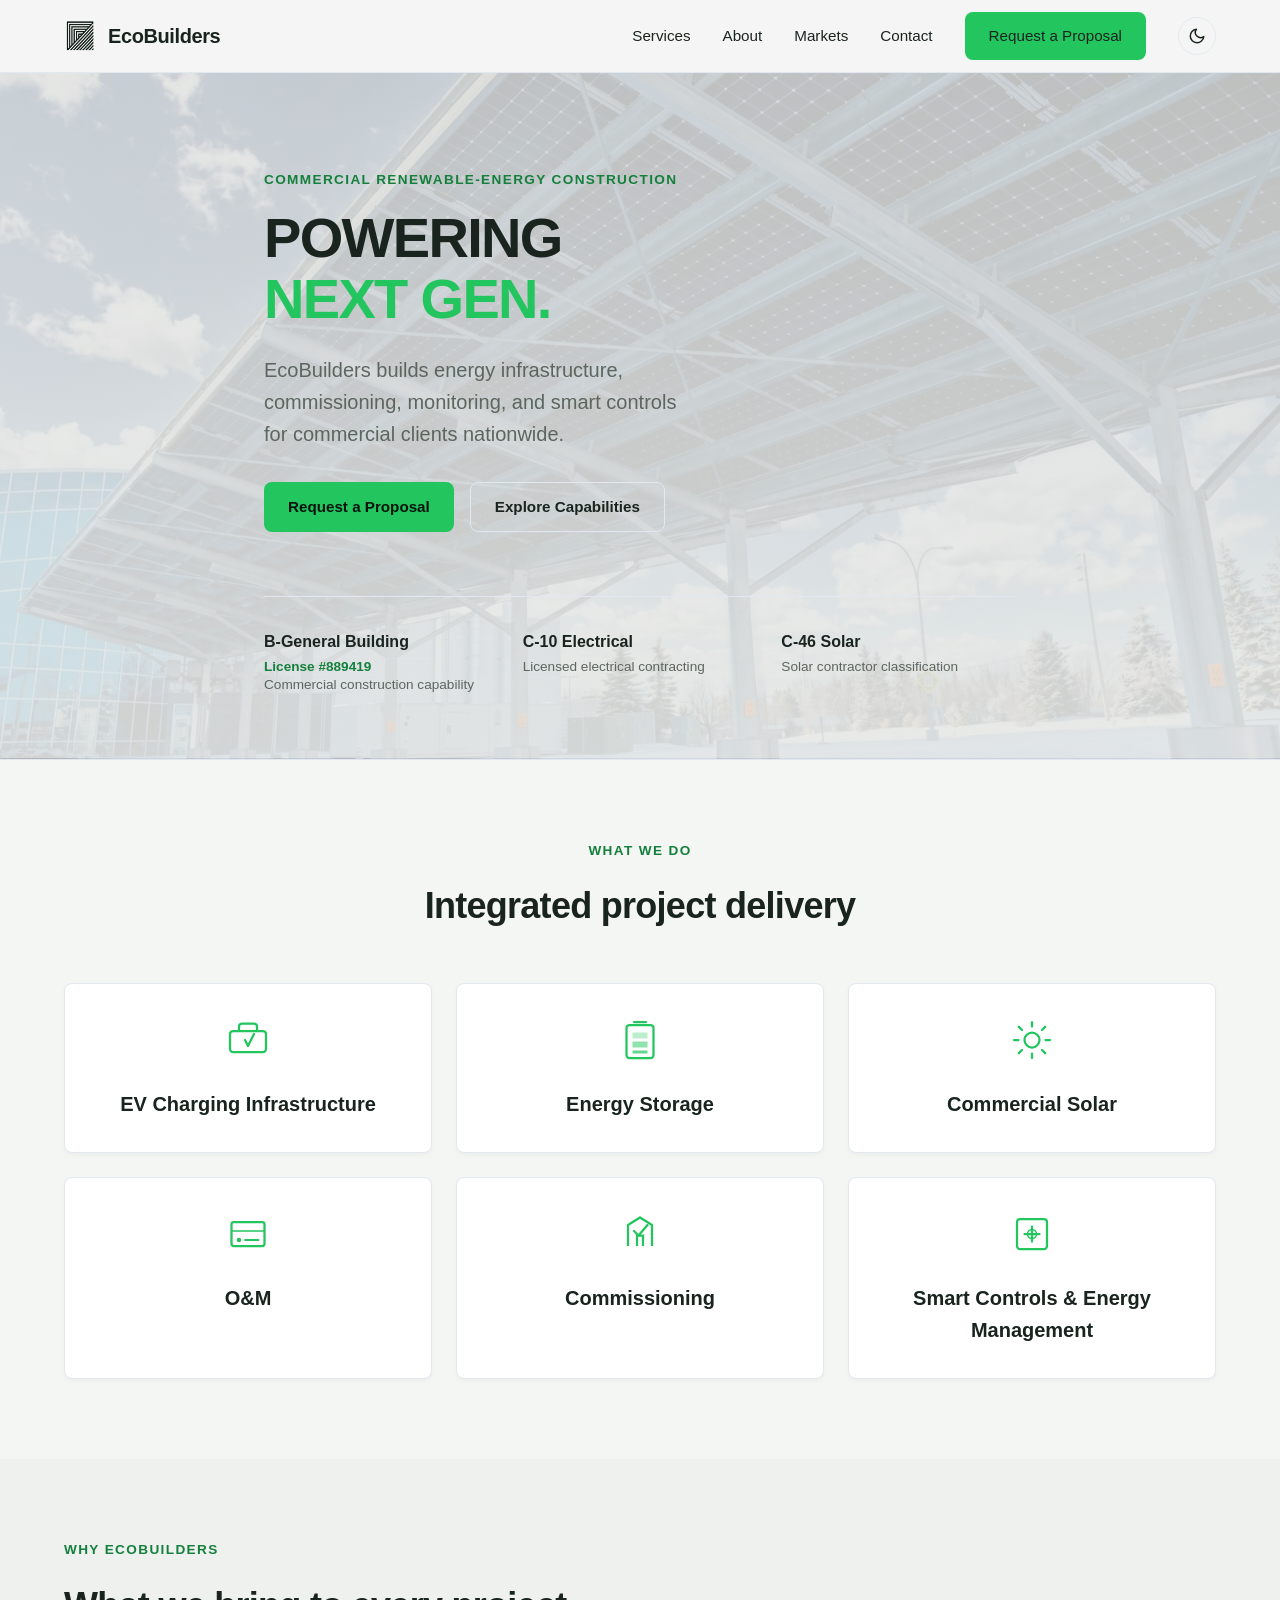
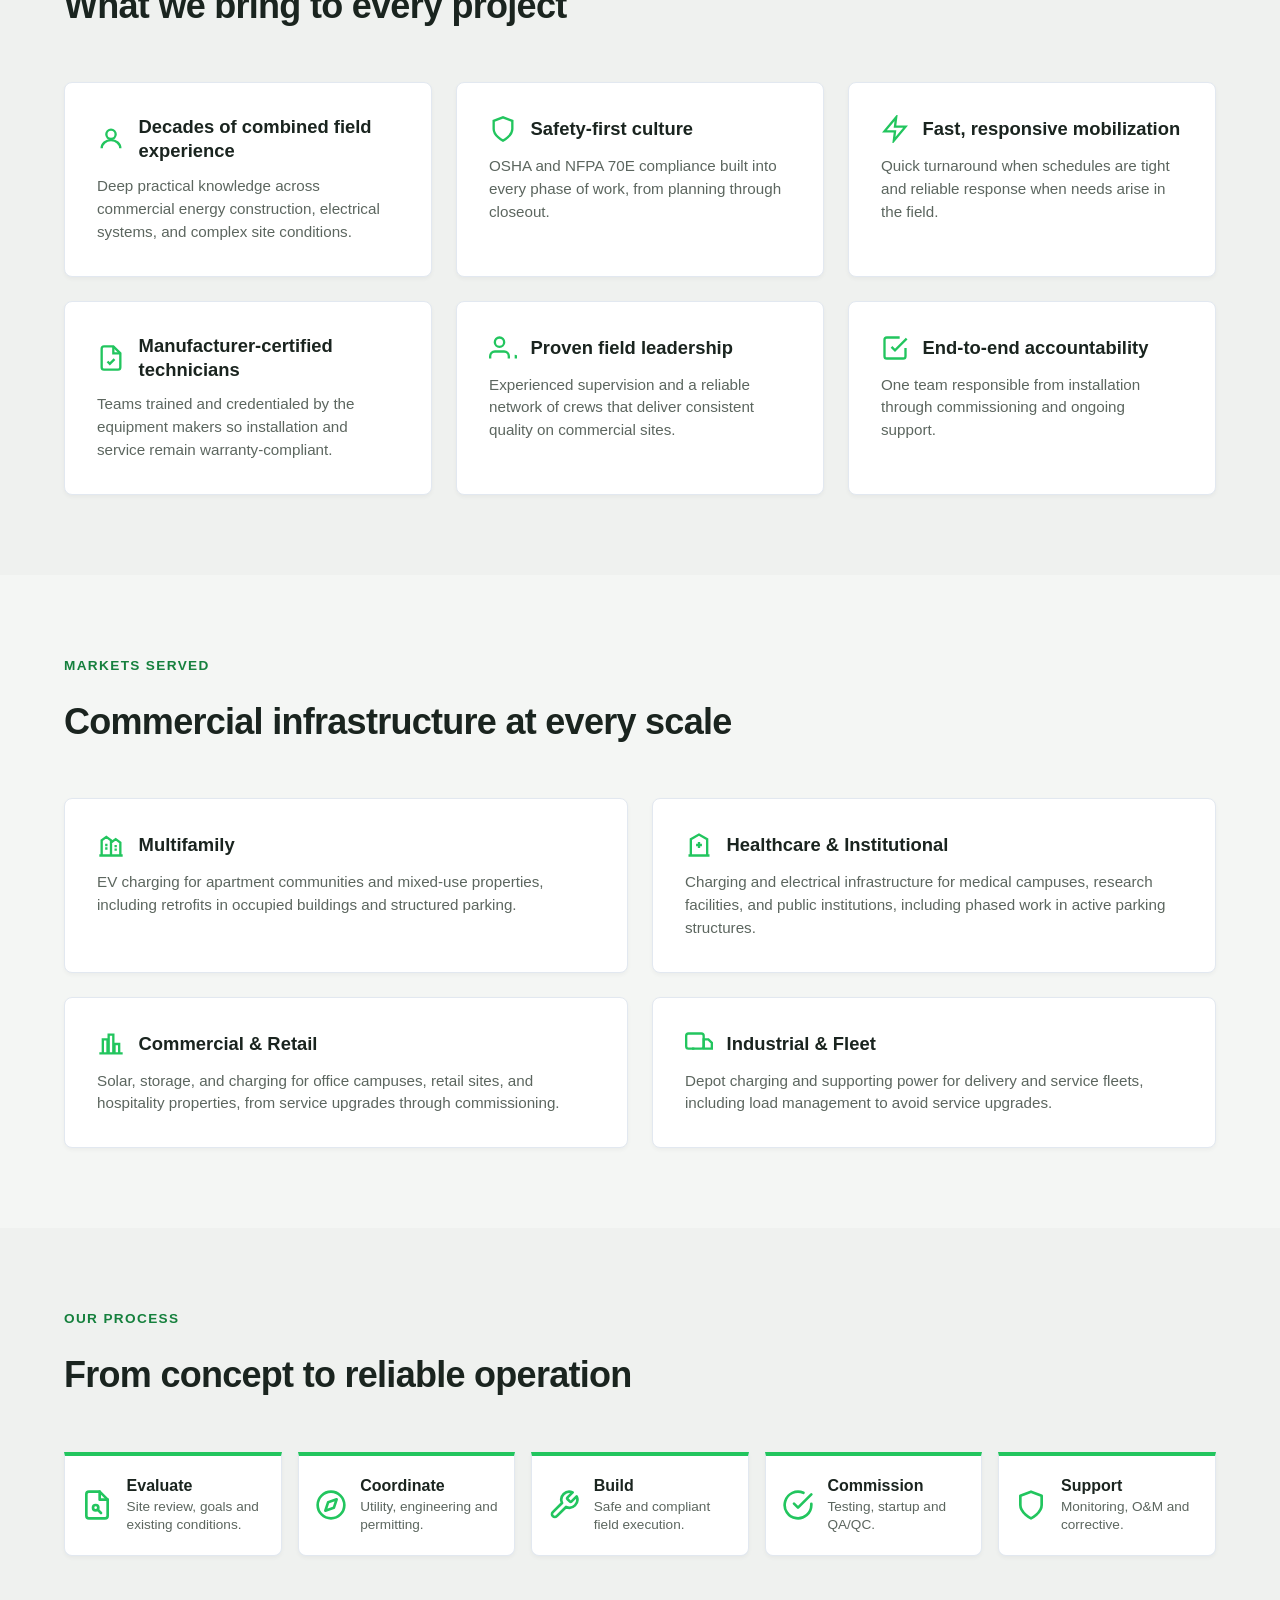
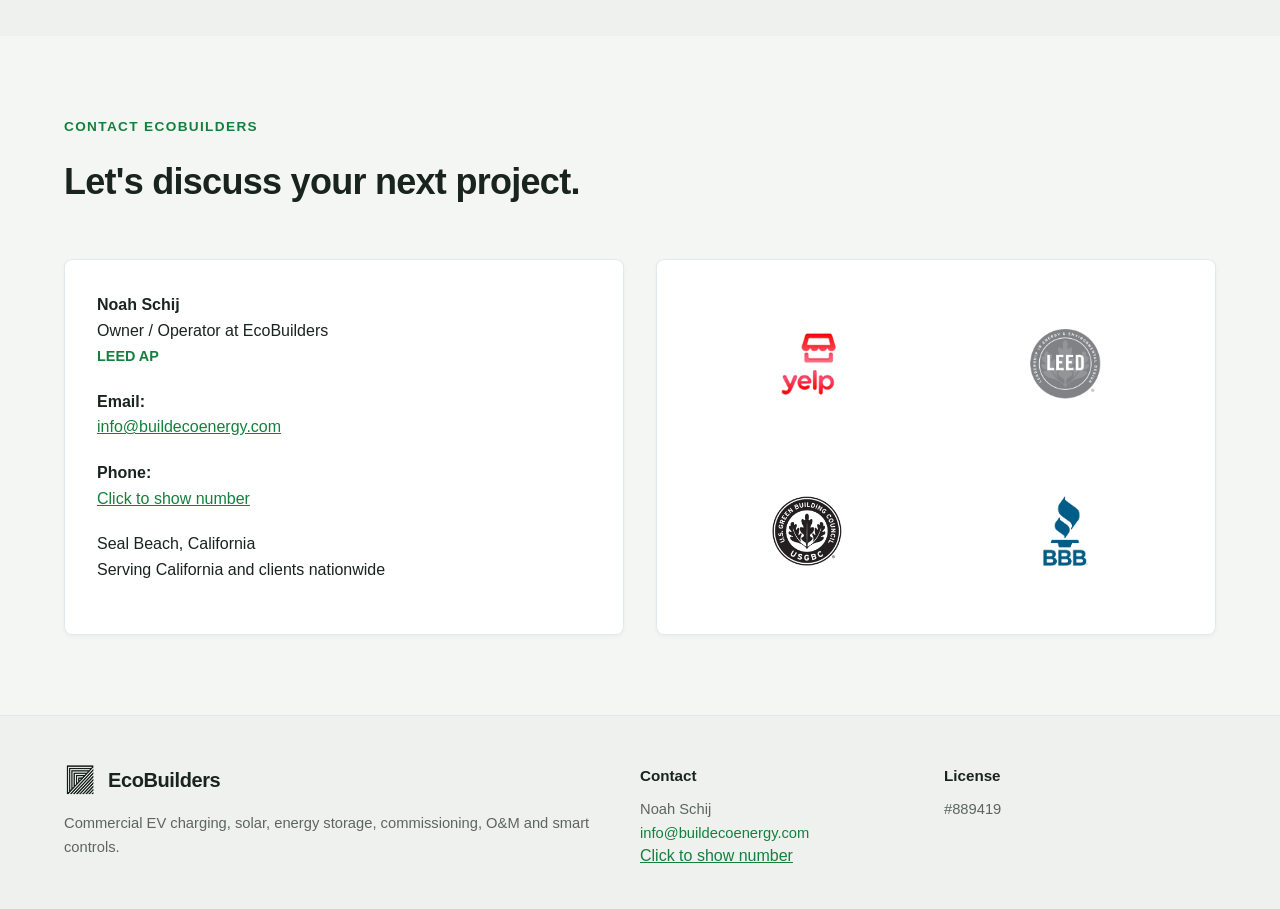
<file: index.html>
<!DOCTYPE html>
<html lang="en">
<head>
  <meta charset="utf-8">
  <meta name="viewport" content="width=device-width, initial-scale=1">
  <title>EcoBuilders | EV Charging, Solar, Energy Storage &amp; O&amp;M</title>
  <meta name="description" content="EcoBuilders delivers EV charging, solar, energy storage, commissioning, O&amp;M, and smart controls for commercial clients across California and nationwide.">
  <meta name="theme-color" content="#F4F6F4">
  <!-- Sets the theme before first paint so dark-mode visitors never see a white flash. -->
  <script>(function(){try{var s=localStorage.getItem('eb-theme');
  document.documentElement.setAttribute('data-theme',
    s||(window.matchMedia('(prefers-color-scheme: dark)').matches?'dark':'light'));}
  catch(e){document.documentElement.setAttribute('data-theme','light');}})();</script>
  <link rel="stylesheet" href="styles.css">
</head>
<body>
  <header>
    <div class="container nav">
      <a href="index.html" class="logo-link">
        <img class="nav-logo-mark logo-on-light" src="assets/ecobuilders-mark-dark.png" alt="">
        <img class="nav-logo-mark logo-on-dark" src="assets/ecobuilders-mark-white.png" alt="">
        <span class="nav-logo-text">EcoBuilders</span>
      </a>
      <button class="nav-toggle" aria-label="Toggle menu" aria-expanded="false">
        <span></span><span></span><span></span>
      </button>
      <nav class="nav-links">
        <a href="index.html#services">Services</a>
        <a href="index.html#about">About</a>
        <a href="index.html#markets">Markets</a>
        <a href="index.html#contact">Contact</a>
        <a class="btn btn-primary" href="mailto:info@buildecoenergy.com?subject=Project%20Inquiry%20-%20EcoBuilders">Request a Proposal</a>
        <button class="theme-toggle" type="button" aria-label="Switch to dark mode" aria-pressed="false">
          <svg class="icon-moon" viewBox="0 0 24 24" fill="none" stroke="currentColor" stroke-width="2" stroke-linecap="round" stroke-linejoin="round"><path d="M21 12.79A9 9 0 1111.21 3 7 7 0 0021 12.79z"/></svg>
          <svg class="icon-sun" viewBox="0 0 24 24" fill="none" stroke="currentColor" stroke-width="2" stroke-linecap="round" stroke-linejoin="round"><circle cx="12" cy="12" r="4"/><path d="M12 2v2M12 20v2M4.9 4.9l1.4 1.4M17.7 17.7l1.4 1.4M2 12h2M20 12h2M4.9 19.1l1.4-1.4M17.7 6.3l1.4-1.4"/></svg>
        </button>
      </nav>
    </div>
  </header>

  <main id="home">
    <section class="hero">
      <div class="container hero-content">
        <div class="eyebrow">Commercial Renewable-Energy Construction</div>
        <h1>POWERING<br><span>NEXT GEN.</span></h1>
        <p>EcoBuilders builds energy infrastructure,<br>commissioning, monitoring, and smart controls<br>for commercial clients nationwide.</p>
        <div class="hero-actions">
          <a class="btn btn-primary" href="mailto:info@buildecoenergy.com?subject=Project%20Inquiry%20-%20EcoBuilders">Request a Proposal</a>
          <a class="btn btn-outline" href="#services">Explore Capabilities</a>
        </div>
        <div class="hero-trust">
          <div>
            <strong>B-General Building</strong>
            <span class="trust-license">License #889419</span>
            <span>Commercial construction capability</span>
          </div>
          <div>
            <strong>C-10 Electrical</strong>
            <span>Licensed electrical contracting</span>
          </div>
          <div>
            <strong>C-46 Solar</strong>
            <span>Solar contractor classification</span>
          </div>
        </div>
      </div>
    </section>

    <section class="section" id="services">
      <div class="container">
        <div class="section-head centered">
          <div>
            <div class="eyebrow">What We Do</div>
            <h2>Integrated project delivery</h2>
          </div>
        </div>
        <div class="services-grid">
          <a href="services/ev-charging.html" class="service-card">
            <div class="service-icon">
              <svg viewBox="0 0 64 64" fill="none"><rect x="8" y="20" width="48" height="28" rx="4" stroke="currentColor" stroke-width="3"/><path d="M20 20V14a4 4 0 014-4h16a4 4 0 014 4v6" stroke="currentColor" stroke-width="3"/><path d="M28 32l4 8 8-16" stroke="currentColor" stroke-width="3" stroke-linecap="round" stroke-linejoin="round"/></svg>
            </div>
            <h3>EV Charging Infrastructure</h3>
          </a>
          <a href="services/energy-storage.html" class="service-card">
            <div class="service-icon">
              <svg viewBox="0 0 64 64" fill="none"><rect x="14" y="12" width="36" height="44" rx="4" stroke="currentColor" stroke-width="3"/><path d="M24 8h16" stroke="currentColor" stroke-width="3" stroke-linecap="round"/><rect x="22" y="22" width="20" height="8" rx="1" fill="currentColor" opacity="0.3"/><rect x="22" y="34" width="20" height="8" rx="1" fill="currentColor" opacity="0.5"/><rect x="22" y="46" width="20" height="4" rx="1" fill="currentColor" opacity="0.7"/></svg>
            </div>
            <h3>Energy Storage</h3>
          </a>
          <a href="services/commercial-solar.html" class="service-card">
            <div class="service-icon">
              <svg viewBox="0 0 64 64" fill="none"><circle cx="32" cy="32" r="10" stroke="currentColor" stroke-width="3"/><path d="M32 8v6M32 50v6M8 32h6M50 32h6M14.5 14.5l4.2 4.2M45.3 45.3l4.2 4.2M14.5 49.5l4.2-4.2M45.3 18.7l4.2-4.2" stroke="currentColor" stroke-width="3" stroke-linecap="round"/></svg>
            </div>
            <h3>Commercial Solar</h3>
          </a>
          <a href="services/om.html" class="service-card">
            <div class="service-icon">
              <svg viewBox="0 0 64 64" fill="none"><rect x="10" y="16" width="44" height="32" rx="3" stroke="currentColor" stroke-width="3"/><path d="M10 28h44" stroke="currentColor" stroke-width="2"/><circle cx="20" cy="40" r="3" fill="currentColor"/><path d="M28 40h18" stroke="currentColor" stroke-width="2.5" stroke-linecap="round"/></svg>
            </div>
            <h3>O&amp;M</h3>
          </a>
          <a href="services/commissioning.html" class="service-card">
            <div class="service-icon">
              <svg viewBox="0 0 64 64" fill="none"><path d="M16 48V20l16-10 16 10v28" stroke="currentColor" stroke-width="3" stroke-linejoin="round"/><path d="M28 48V34h8v14" stroke="currentColor" stroke-width="3"/><path d="M24 28l6 6 12-14" stroke="currentColor" stroke-width="3" stroke-linecap="round" stroke-linejoin="round"/></svg>
            </div>
            <h3>Commissioning</h3>
          </a>
          <a href="services/smart-controls.html" class="service-card">
            <div class="service-icon">
              <svg viewBox="0 0 64 64" fill="none"><rect x="12" y="12" width="40" height="40" rx="4" stroke="currentColor" stroke-width="3"/><path d="M22 32h20M32 22v20" stroke="currentColor" stroke-width="3" stroke-linecap="round"/><circle cx="32" cy="32" r="6" stroke="currentColor" stroke-width="2"/></svg>
            </div>
            <h3>Smart Controls &amp; Energy Management</h3>
          </a>
        </div>
      </div>
    </section>

    <section class="section section-dark" id="about">
      <div class="container">
        <div class="section-head">
          <div>
            <div class="eyebrow">Why EcoBuilders</div>
            <h2>What we bring to every project</h2>
          </div>
        </div>
        <div class="grid-3">
          <article class="card dark">
            <div class="card-header">
              <div class="card-icon"><svg viewBox="0 0 24 24" fill="none" stroke="currentColor" stroke-width="2"><circle cx="12" cy="8" r="4"/><path d="M4 20c0-4 3.6-7 8-7s8 3 8 7"/></svg></div>
              <h3>Decades of combined field experience</h3>
            </div>
            <p>Deep practical knowledge across commercial energy construction, electrical systems, and complex site conditions.</p>
          </article>
          <article class="card dark">
            <div class="card-header">
              <div class="card-icon"><svg viewBox="0 0 24 24" fill="none" stroke="currentColor" stroke-width="2"><path d="M12 22s8-4 8-10V5l-8-3-8 3v7c0 6 8 10 8 10z"/></svg></div>
              <h3>Safety-first culture</h3>
            </div>
            <p>OSHA and NFPA 70E compliance built into every phase of work, from planning through closeout.</p>
          </article>
          <article class="card dark">
            <div class="card-header">
              <div class="card-icon"><svg viewBox="0 0 24 24" fill="none" stroke="currentColor" stroke-width="2"><path d="M13 2L3 14h9l-1 8 10-12h-9l1-8z"/></svg></div>
              <h3>Fast, responsive mobilization</h3>
            </div>
            <p>Quick turnaround when schedules are tight and reliable response when needs arise in the field.</p>
          </article>
          <article class="card dark">
            <div class="card-header">
              <div class="card-icon"><svg viewBox="0 0 24 24" fill="none" stroke="currentColor" stroke-width="2"><path d="M14 2H6a2 2 0 00-2 2v16a2 2 0 002 2h12a2 2 0 002-2V8z"/><path d="M14 2v6h6M9 15l2 2 4-4"/></svg></div>
              <h3>Manufacturer-certified technicians</h3>
            </div>
            <p>Teams trained and credentialed by the equipment makers so installation and service remain warranty-compliant.</p>
          </article>
          <article class="card dark">
            <div class="card-header">
              <div class="card-icon"><svg viewBox="0 0 24 24" fill="none" stroke="currentColor" stroke-width="2"><path d="M17 21v-2a4 4 0 00-4-4H5a4 4 0 00-4 4v2"/><circle cx="9" cy="7" r="4"/><path d="M23 21v-2a4 4 0 010 7.75"/></svg></div>
              <h3>Proven field leadership</h3>
            </div>
            <p>Experienced supervision and a reliable network of crews that deliver consistent quality on commercial sites.</p>
          </article>
          <article class="card dark">
            <div class="card-header">
              <div class="card-icon"><svg viewBox="0 0 24 24" fill="none" stroke="currentColor" stroke-width="2"><path d="M9 11l3 3L22 4"/><path d="M21 12v7a2 2 0 01-2 2H5a2 2 0 01-2-2V5a2 2 0 012-2h11"/></svg></div>
              <h3>End-to-end accountability</h3>
            </div>
            <p>One team responsible from installation through commissioning and ongoing support.</p>
          </article>
        </div>
      </div>
    </section>

    <section class="section" id="markets">
      <div class="container">
        <div class="section-head">
          <div>
            <div class="eyebrow">Markets Served</div>
            <h2>Commercial infrastructure at every scale</h2>
          </div>
        </div>
        <div class="grid-4">
          <article class="card">
            <div class="card-header">
              <div class="card-icon"><svg viewBox="0 0 24 24" fill="none" stroke="currentColor" stroke-width="2"><path d="M4 21V8l4-3 4 3v13M12 21V10l4-3 4 3v11M2 21h20M7 12h2M7 15h2M15 13h2M15 16h2"/></svg></div>
              <h3>Multifamily</h3>
            </div>
            <p>EV charging for apartment communities and mixed-use properties, including retrofits in occupied buildings and structured parking.</p>
          </article>
          <article class="card">
            <div class="card-header">
              <div class="card-icon"><svg viewBox="0 0 24 24" fill="none" stroke="currentColor" stroke-width="2"><path d="M3 21h18M5 21V7l7-4 7 4v14"/><path d="M12 9.5v5M9.5 12h5"/></svg></div>
              <h3>Healthcare &amp; Institutional</h3>
            </div>
            <p>Charging and electrical infrastructure for medical campuses, research facilities, and public institutions, including phased work in active parking structures.</p>
          </article>
          <article class="card">
            <div class="card-header">
              <div class="card-icon"><svg viewBox="0 0 24 24" fill="none" stroke="currentColor" stroke-width="2"><path d="M2 20h20M5 20V8h4v12M10 20V4h4v16M15 20v-8h4v8"/></svg></div>
              <h3>Commercial &amp; Retail</h3>
            </div>
            <p>Solar, storage, and charging for office campuses, retail sites, and hospitality properties, from service upgrades through commissioning.</p>
          </article>
          <article class="card">
            <div class="card-header">
              <div class="card-icon"><svg viewBox="0 0 24 24" fill="none" stroke="currentColor" stroke-width="2"><rect x="1" y="3" width="15" height="13" rx="2"/><path d="M16 8h4l3 3v5h-7V8zM6 16h2M15 16h2"/></svg></div>
              <h3>Industrial &amp; Fleet</h3>
            </div>
            <p>Depot charging and supporting power for delivery and service fleets, including load management to avoid service upgrades.</p>
          </article>
        </div>
      </div>
    </section>

    <section class="section section-dark" id="process">
      <div class="container">
        <div class="section-head">
          <div>
            <div class="eyebrow">Our Process</div>
            <h2>From concept to reliable operation</h2>
          </div>
        </div>
        <div class="process">
          <div class="step">
            <div class="step-icon">
              <svg viewBox="0 0 24 24" fill="none" stroke="currentColor" stroke-width="2" stroke-linecap="round" stroke-linejoin="round"><path d="M14 2H6a2 2 0 00-2 2v16a2 2 0 002 2h12a2 2 0 002-2V8z"/><polyline points="14 2 14 8 20 8"/><circle cx="11" cy="14" r="2"/><line x1="12.5" y1="15.5" x2="15" y2="18"/></svg>
            </div>
            <div class="step-text">
              <strong>Evaluate</strong>
              <span>Site review, goals and existing conditions.</span>
            </div>
          </div>
          <div class="step">
            <div class="step-icon">
              <svg viewBox="0 0 24 24" fill="none" stroke="currentColor" stroke-width="2" stroke-linecap="round" stroke-linejoin="round"><circle cx="12" cy="12" r="10"/><polygon points="16.24 7.76 14.12 14.12 7.76 16.24 9.88 9.88 16.24 7.76"/></svg>
            </div>
            <div class="step-text">
              <strong>Coordinate</strong>
              <span>Utility, engineering and permitting.</span>
            </div>
          </div>
          <div class="step">
            <div class="step-icon">
              <svg viewBox="0 0 24 24" fill="none" stroke="currentColor" stroke-width="2" stroke-linecap="round" stroke-linejoin="round"><path d="M14.7 6.3a1 1 0 000 1.4l1.6 1.6a1 1 0 001.4 0l3.77-3.77a6 6 0 01-7.94 7.94l-6.91 6.91a2.12 2.12 0 01-3-3l6.91-6.91a6 6 0 017.94-7.94l-3.76 3.76z"/></svg>
            </div>
            <div class="step-text">
              <strong>Build</strong>
              <span>Safe and compliant field execution.</span>
            </div>
          </div>
          <div class="step">
            <div class="step-icon">
              <svg viewBox="0 0 24 24" fill="none" stroke="currentColor" stroke-width="2" stroke-linecap="round" stroke-linejoin="round"><path d="M22 11.08V12a10 10 0 11-5.93-9.14"/><polyline points="22 4 12 14.01 9 11.01"/></svg>
            </div>
            <div class="step-text">
              <strong>Commission</strong>
              <span>Testing, startup and QA/QC.</span>
            </div>
          </div>
          <div class="step">
            <div class="step-icon">
              <svg viewBox="0 0 24 24" fill="none" stroke="currentColor" stroke-width="2" stroke-linecap="round" stroke-linejoin="round"><path d="M12 22s8-4 8-10V5l-8-3-8 3v7c0 6 8 10 8 10z"/></svg>
            </div>
            <div class="step-text">
              <strong>Support</strong>
              <span>Monitoring, O&amp;M and corrective.</span>
            </div>
          </div>
        </div>
      </div>
    </section>

    <section class="section" id="contact">
      <div class="container">
        <div class="section-head">
          <div>
            <div class="eyebrow">Contact EcoBuilders</div>
            <h2>Let's discuss your next project.</h2>
          </div>
        </div>
        <div class="contact-grid">
          <div class="contact-card">
            <p><strong>Noah Schij</strong><br>Owner / Operator at EcoBuilders<br><span class="credential-line">LEED AP</span></p>
            <p><strong>Email:</strong><br><a href="mailto:info@buildecoenergy.com">info@buildecoenergy.com</a></p>
            <p><strong>Phone:</strong><br><button type="button" class="phone-reveal">Click to show number</button></p>
            <p>Seal Beach, California<br>Serving California and clients nationwide</p>
          </div>
          <div class="contact-card contact-icons">
            <div class="icon-grid">
              <div class="icon-item"><img src="assets/icon-yelp.png" alt="Yelp"></div>
              <div class="icon-item"><img src="assets/icon-leed-1.png" alt="LEED"></div>
              <div class="icon-item"><img src="assets/icon-leed-2.png" alt="USGBC"></div>
              <div class="icon-item"><img src="assets/icon-bbb.png" alt="BBB"></div>
            </div>
          </div>
        </div>
      </div>
    </section>
  </main>

  <footer>
    <div class="container footer-grid">
      <div>
        <div class="logo-link">
          <img class="nav-logo-mark logo-on-light" src="assets/ecobuilders-mark-dark.png" alt="">
          <img class="nav-logo-mark logo-on-dark" src="assets/ecobuilders-mark-white.png" alt="">
          <span class="nav-logo-text">EcoBuilders</span>
        </div>
        <p>Commercial EV charging, solar, energy storage, commissioning, O&amp;M and smart controls.</p>
      </div>
      <div>
        <strong>Contact</strong>
        <p>Noah Schij<br>
          <a href="mailto:info@buildecoenergy.com">info@buildecoenergy.com</a><br>
          <button type="button" class="phone-reveal">Click to show number</button></p>
      </div>
      <div>
        <strong>License</strong>
        <p>#889419</p>
      </div>
    </div>
  </footer>

  <div id="galleryModal" hidden role="dialog" aria-modal="true" aria-labelledby="galleryTitle">
    <div class="gallery-backdrop"></div>
    <div class="gallery-panel">
      <div class="gallery-stage">
        <button class="gallery-close" type="button" aria-label="Close gallery">&times;</button>
        <button class="gallery-nav prev" type="button" aria-label="Previous image">&#8249;</button>
        <img id="galleryMainImg" alt="">
        <button class="gallery-nav next" type="button" aria-label="Next image">&#8250;</button>
      </div>
      <div class="gallery-meta">
        <h3 id="galleryTitle"></h3>
        <p id="galleryDesc"></p>
      </div>
      <div class="gallery-thumbs" id="galleryThumbs"></div>
    </div>
  </div>

  <script src="site.js"></script>
</body>
</html>
</file>
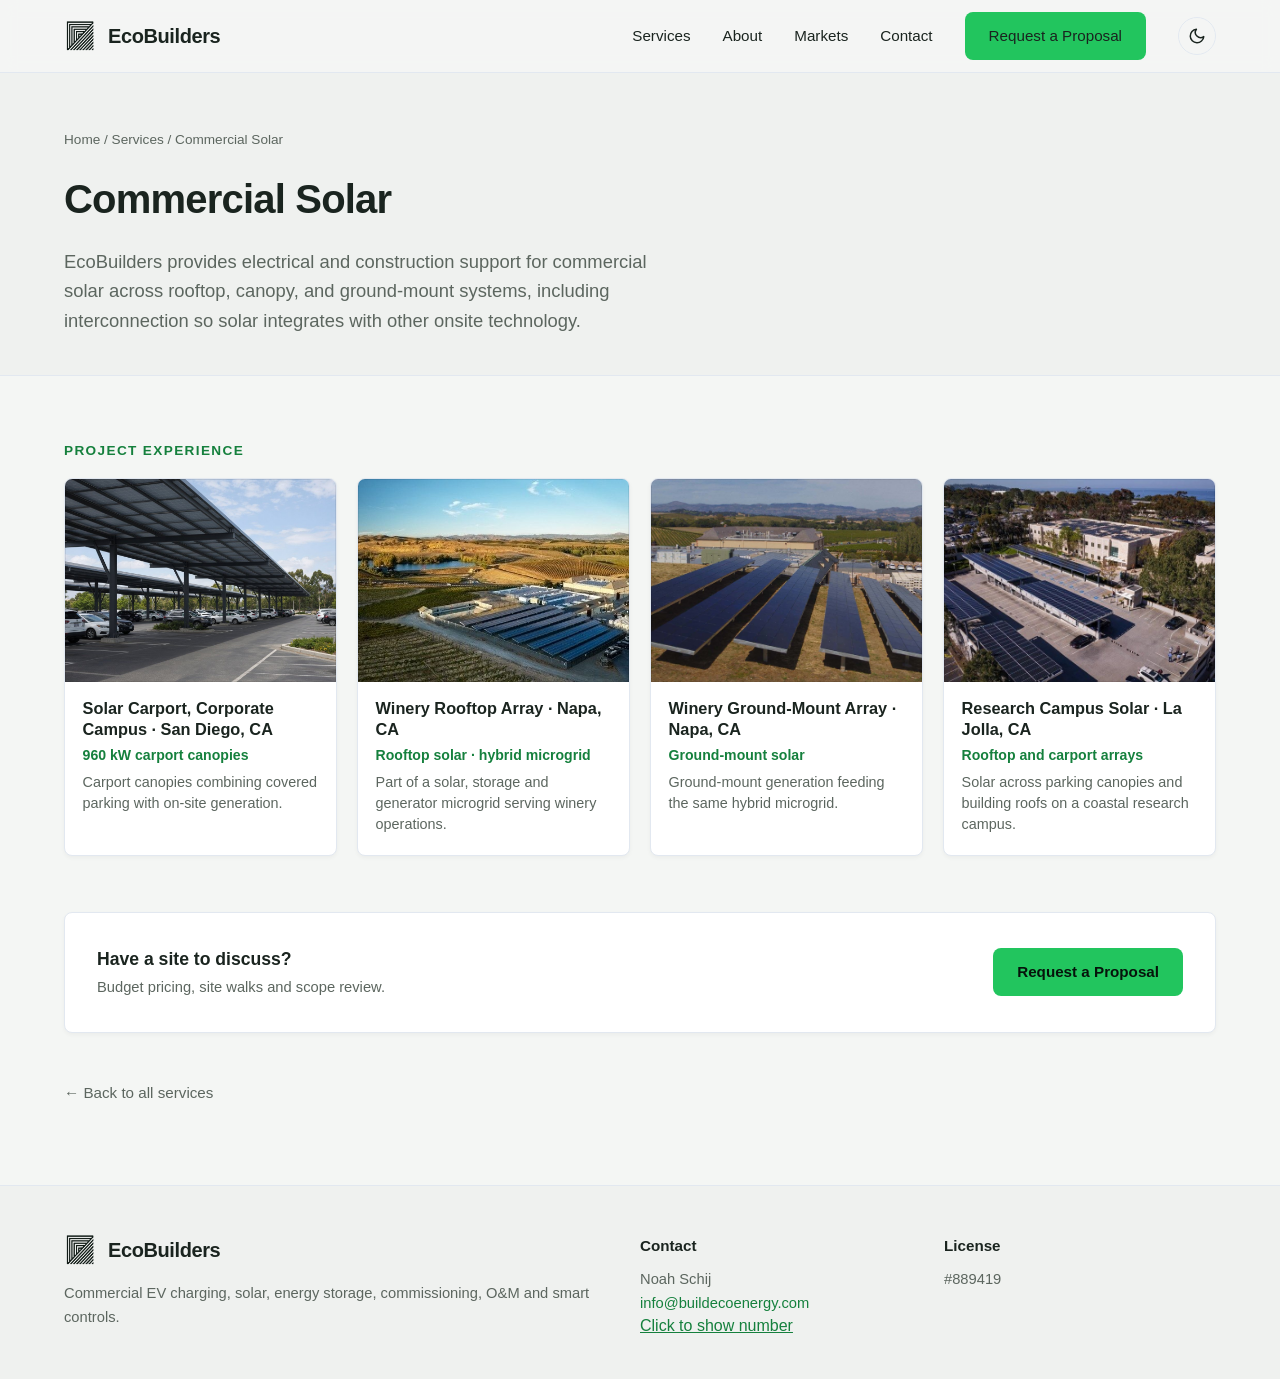
<file: services/commercial-solar.html>
<!DOCTYPE html>
<html lang="en">
<head>
  <meta charset="utf-8">
  <meta name="viewport" content="width=device-width, initial-scale=1">
  <title>Commercial Solar | EcoBuilders</title>
  <meta name="description" content="Electrical and construction support for commercial rooftop, carport and ground-mount solar, including interconnection.">
  <meta name="theme-color" content="#F4F6F4">
  <!-- Sets the theme before first paint so dark-mode visitors never see a white flash. -->
  <script>(function(){try{var s=localStorage.getItem('eb-theme');
  document.documentElement.setAttribute('data-theme',
    s||(window.matchMedia('(prefers-color-scheme: dark)').matches?'dark':'light'));}
  catch(e){document.documentElement.setAttribute('data-theme','light');}})();</script>
  <link rel="stylesheet" href="../styles.css">
</head>
<body>
  <header>
    <div class="container nav">
      <a href="../index.html" class="logo-link">
        <img class="nav-logo-mark logo-on-light" src="../assets/ecobuilders-mark-dark.png" alt="">
        <img class="nav-logo-mark logo-on-dark" src="../assets/ecobuilders-mark-white.png" alt="">
        <span class="nav-logo-text">EcoBuilders</span>
      </a>
      <button class="nav-toggle" aria-label="Toggle menu" aria-expanded="false">
        <span></span><span></span><span></span>
      </button>
      <nav class="nav-links">
        <a href="../index.html#services">Services</a>
        <a href="../index.html#about">About</a>
        <a href="../index.html#markets">Markets</a>
        <a href="../index.html#contact">Contact</a>
        <a class="btn btn-primary" href="mailto:info@buildecoenergy.com?subject=Project%20Inquiry%20-%20EcoBuilders">Request a Proposal</a>
        <button class="theme-toggle" type="button" aria-label="Switch to dark mode" aria-pressed="false">
          <svg class="icon-moon" viewBox="0 0 24 24" fill="none" stroke="currentColor" stroke-width="2" stroke-linecap="round" stroke-linejoin="round"><path d="M21 12.79A9 9 0 1111.21 3 7 7 0 0021 12.79z"/></svg>
          <svg class="icon-sun" viewBox="0 0 24 24" fill="none" stroke="currentColor" stroke-width="2" stroke-linecap="round" stroke-linejoin="round"><circle cx="12" cy="12" r="4"/><path d="M12 2v2M12 20v2M4.9 4.9l1.4 1.4M17.7 17.7l1.4 1.4M2 12h2M20 12h2M4.9 19.1l1.4-1.4M17.7 6.3l1.4-1.4"/></svg>
        </button>
      </nav>
    </div>
  </header>

  <section class="page-hero">
    <div class="container">
      <div class="breadcrumb"><a href="../index.html">Home</a> / <a href="../index.html#services">Services</a> / Commercial Solar</div>
      <h1>Commercial Solar</h1>
      <p class="lead">EcoBuilders provides electrical and construction support for commercial solar across rooftop, canopy, and ground-mount systems, including interconnection so solar integrates with other onsite technology.</p>
    </div>
  </section>

  <section class="service-content">
    <div class="container">
      <div class="eyebrow">Project Experience</div>
        <div class="project-row">
          <article class="project-item">
            <button class="project-thumb" type="button" data-images="[{&quot;src&quot;: &quot;../assets/solar-carport.jpg&quot;, &quot;caption&quot;: &quot;Completed carport canopies.&quot;}, {&quot;src&quot;: &quot;../assets/solar-carport-build.jpg&quot;, &quot;caption&quot;: &quot;Setting modules on the carport structure.&quot;}, {&quot;src&quot;: &quot;../assets/sitework-core-drill.jpg&quot;, &quot;caption&quot;: &quot;Core drilling for conduit stub-ups.&quot;}]"
                    data-title="Solar Carport, Corporate Campus · San Diego, CA"
                    data-specs="960 kW carport canopies"
                    aria-label="Open gallery: Solar Carport, Corporate Campus · San Diego, CA (3 photos)">
              <img src="../assets/solar-carport.jpg" alt="Solar Carport, Corporate Campus · San Diego, CA" loading="lazy">
            </button>
            <div class="project-body">
              <h4>Solar Carport, Corporate Campus · San Diego, CA</h4>
              <p class="specs">960 kW carport canopies</p>
              <p>Carport canopies combining covered parking with on-site generation.</p>
            </div>
          </article>
          <article class="project-item">
            <button class="project-thumb" type="button" data-images="[{&quot;src&quot;: &quot;../assets/solar-winery-roof.jpg&quot;, &quot;caption&quot;: &quot;Rooftop array serving the winery.&quot;}]"
                    data-title="Winery Rooftop Array · Napa, CA"
                    data-specs="Rooftop solar · hybrid microgrid"
                    aria-label="Open gallery: Winery Rooftop Array · Napa, CA (1 photo)">
              <img src="../assets/solar-winery-roof.jpg" alt="Winery Rooftop Array · Napa, CA" loading="lazy">
            </button>
            <div class="project-body">
              <h4>Winery Rooftop Array · Napa, CA</h4>
              <p class="specs">Rooftop solar · hybrid microgrid</p>
              <p>Part of a solar, storage and generator microgrid serving winery operations.</p>
            </div>
          </article>
          <article class="project-item">
            <button class="project-thumb" type="button" data-images="[{&quot;src&quot;: &quot;../assets/solar-winery-ground.jpg&quot;, &quot;caption&quot;: &quot;Ground-mount array.&quot;}]"
                    data-title="Winery Ground-Mount Array · Napa, CA"
                    data-specs="Ground-mount solar"
                    aria-label="Open gallery: Winery Ground-Mount Array · Napa, CA (1 photo)">
              <img src="../assets/solar-winery-ground.jpg" alt="Winery Ground-Mount Array · Napa, CA" loading="lazy">
            </button>
            <div class="project-body">
              <h4>Winery Ground-Mount Array · Napa, CA</h4>
              <p class="specs">Ground-mount solar</p>
              <p>Ground-mount generation feeding the same hybrid microgrid.</p>
            </div>
          </article>
          <article class="project-item">
            <button class="project-thumb" type="button" data-images="[{&quot;src&quot;: &quot;../assets/solar-research-la-jolla.jpg&quot;, &quot;caption&quot;: &quot;Carport canopies and rooftop arrays across the campus.&quot;}]"
                    data-title="Research Campus Solar · La Jolla, CA"
                    data-specs="Rooftop and carport arrays"
                    aria-label="Open gallery: Research Campus Solar · La Jolla, CA (1 photo)">
              <img src="../assets/solar-research-la-jolla.jpg" alt="Research Campus Solar · La Jolla, CA" loading="lazy">
            </button>
            <div class="project-body">
              <h4>Research Campus Solar · La Jolla, CA</h4>
              <p class="specs">Rooftop and carport arrays</p>
              <p>Solar across parking canopies and building roofs on a coastal research campus.</p>
            </div>
          </article>
        </div>
        <div class="page-cta">
          <p>Have a site to discuss?<span>Budget pricing, site walks and scope review.</span></p>
          <a class="btn btn-primary" href="mailto:info@buildecoenergy.com?subject=Project%20Inquiry%20-%20EcoBuilders">Request a Proposal</a>
        </div>
      <a href="../index.html#services" class="back-link">&larr; Back to all services</a>
    </div>
  </section>

  <footer>
    <div class="container footer-grid">
      <div>
        <div class="logo-link">
          <img class="nav-logo-mark logo-on-light" src="../assets/ecobuilders-mark-dark.png" alt="">
          <img class="nav-logo-mark logo-on-dark" src="../assets/ecobuilders-mark-white.png" alt="">
          <span class="nav-logo-text">EcoBuilders</span>
        </div>
        <p>Commercial EV charging, solar, energy storage, commissioning, O&amp;M and smart controls.</p>
      </div>
      <div>
        <strong>Contact</strong>
        <p>Noah Schij<br>
          <a href="mailto:info@buildecoenergy.com">info@buildecoenergy.com</a><br>
          <button type="button" class="phone-reveal">Click to show number</button></p>
      </div>
      <div>
        <strong>License</strong>
        <p>#889419</p>
      </div>
    </div>
  </footer>

  <div id="galleryModal" hidden role="dialog" aria-modal="true" aria-labelledby="galleryTitle">
    <div class="gallery-backdrop"></div>
    <div class="gallery-panel">
      <div class="gallery-stage">
        <button class="gallery-close" type="button" aria-label="Close gallery">&times;</button>
        <button class="gallery-nav prev" type="button" aria-label="Previous image">&#8249;</button>
        <img id="galleryMainImg" alt="">
        <button class="gallery-nav next" type="button" aria-label="Next image">&#8250;</button>
      </div>
      <div class="gallery-meta">
        <h3 id="galleryTitle"></h3>
        <p id="galleryDesc"></p>
      </div>
      <div class="gallery-thumbs" id="galleryThumbs"></div>
    </div>
  </div>

  <script src="../site.js"></script>
</body>
</html>
</file>
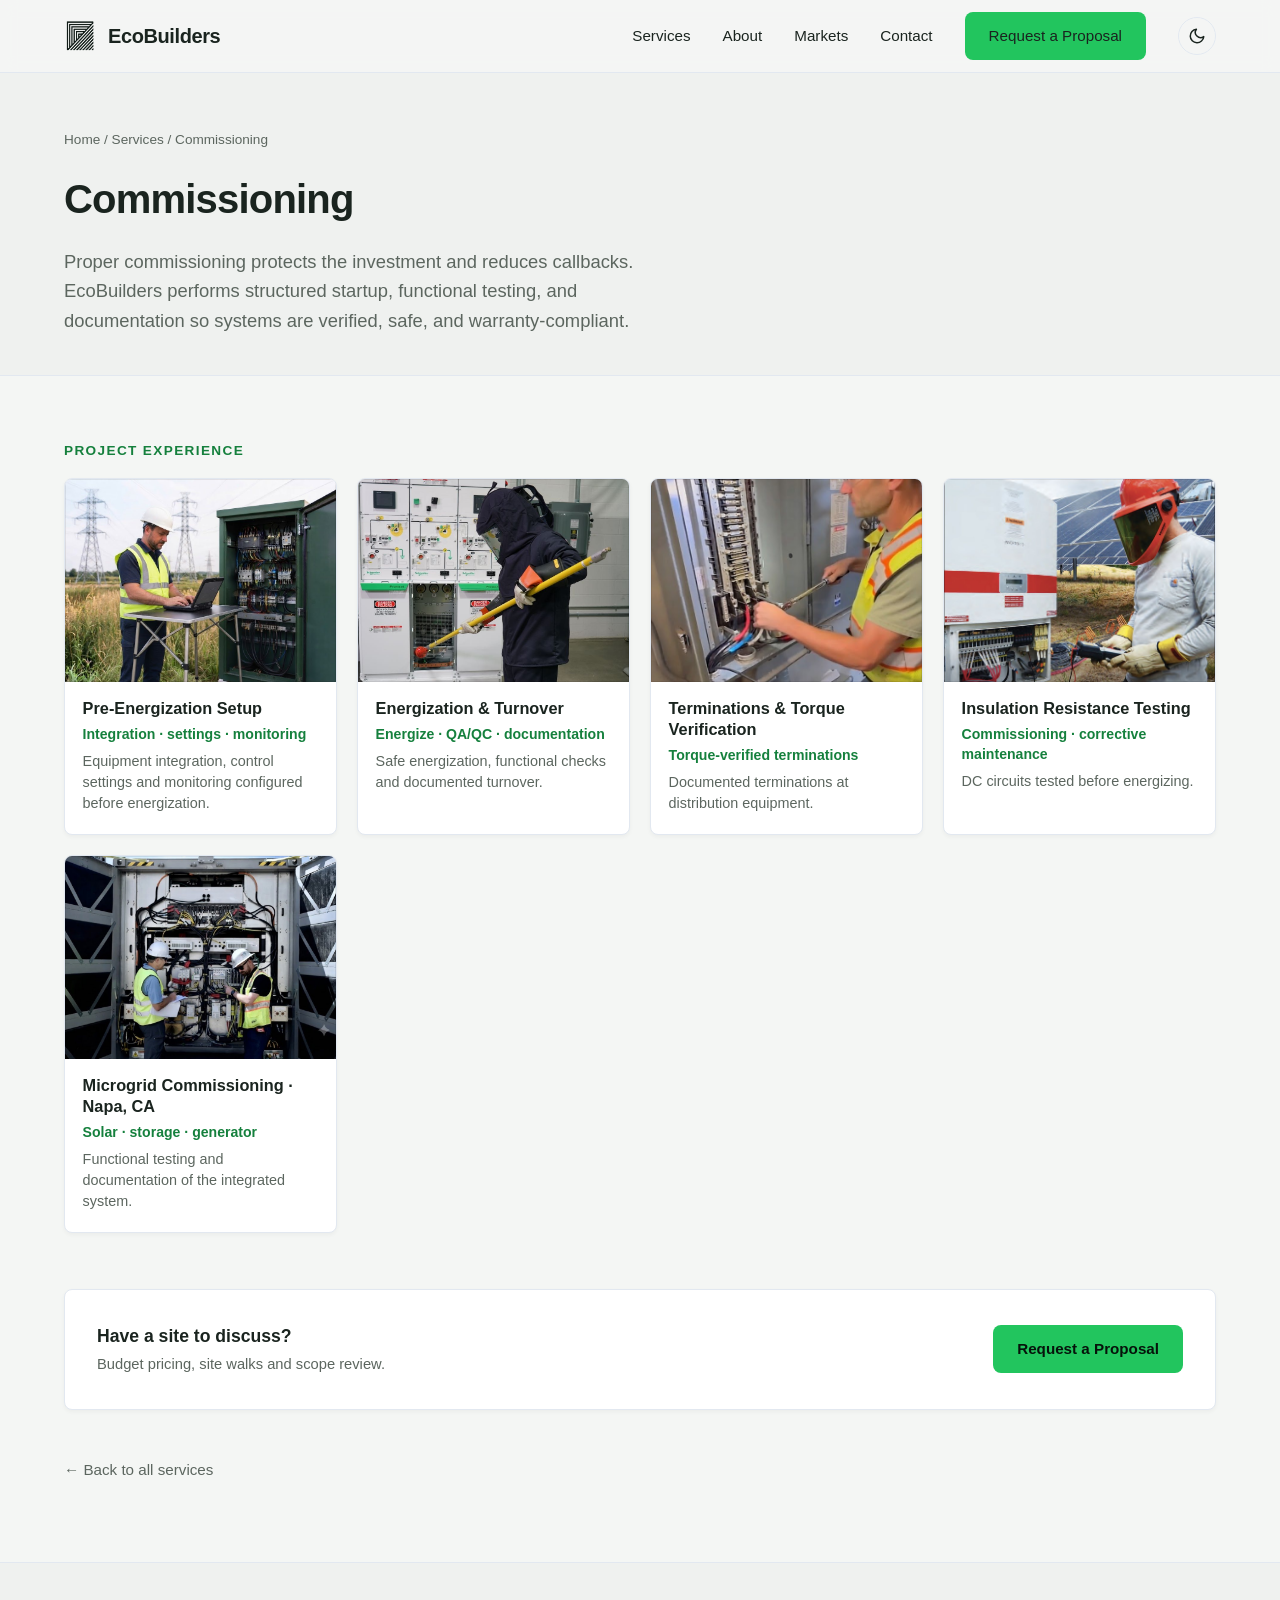
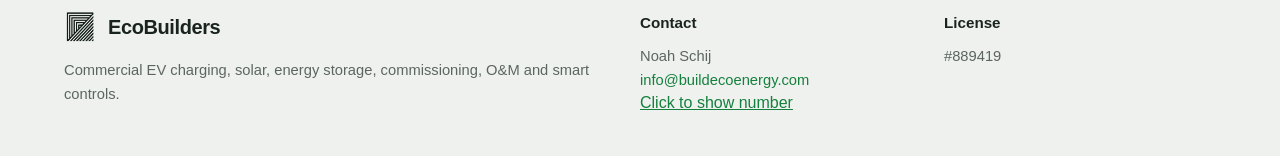
<file: services/commissioning.html>
<!DOCTYPE html>
<html lang="en">
<head>
  <meta charset="utf-8">
  <meta name="viewport" content="width=device-width, initial-scale=1">
  <title>Commissioning | EcoBuilders</title>
  <meta name="description" content="Structured startup, functional testing and documentation so systems are verified, safe and warranty-compliant.">
  <meta name="theme-color" content="#F4F6F4">
  <!-- Sets the theme before first paint so dark-mode visitors never see a white flash. -->
  <script>(function(){try{var s=localStorage.getItem('eb-theme');
  document.documentElement.setAttribute('data-theme',
    s||(window.matchMedia('(prefers-color-scheme: dark)').matches?'dark':'light'));}
  catch(e){document.documentElement.setAttribute('data-theme','light');}})();</script>
  <link rel="stylesheet" href="../styles.css">
</head>
<body>
  <header>
    <div class="container nav">
      <a href="../index.html" class="logo-link">
        <img class="nav-logo-mark logo-on-light" src="../assets/ecobuilders-mark-dark.png" alt="">
        <img class="nav-logo-mark logo-on-dark" src="../assets/ecobuilders-mark-white.png" alt="">
        <span class="nav-logo-text">EcoBuilders</span>
      </a>
      <button class="nav-toggle" aria-label="Toggle menu" aria-expanded="false">
        <span></span><span></span><span></span>
      </button>
      <nav class="nav-links">
        <a href="../index.html#services">Services</a>
        <a href="../index.html#about">About</a>
        <a href="../index.html#markets">Markets</a>
        <a href="../index.html#contact">Contact</a>
        <a class="btn btn-primary" href="mailto:info@buildecoenergy.com?subject=Project%20Inquiry%20-%20EcoBuilders">Request a Proposal</a>
        <button class="theme-toggle" type="button" aria-label="Switch to dark mode" aria-pressed="false">
          <svg class="icon-moon" viewBox="0 0 24 24" fill="none" stroke="currentColor" stroke-width="2" stroke-linecap="round" stroke-linejoin="round"><path d="M21 12.79A9 9 0 1111.21 3 7 7 0 0021 12.79z"/></svg>
          <svg class="icon-sun" viewBox="0 0 24 24" fill="none" stroke="currentColor" stroke-width="2" stroke-linecap="round" stroke-linejoin="round"><circle cx="12" cy="12" r="4"/><path d="M12 2v2M12 20v2M4.9 4.9l1.4 1.4M17.7 17.7l1.4 1.4M2 12h2M20 12h2M4.9 19.1l1.4-1.4M17.7 6.3l1.4-1.4"/></svg>
        </button>
      </nav>
    </div>
  </header>

  <section class="page-hero">
    <div class="container">
      <div class="breadcrumb"><a href="../index.html">Home</a> / <a href="../index.html#services">Services</a> / Commissioning</div>
      <h1>Commissioning</h1>
      <p class="lead">Proper commissioning protects the investment and reduces callbacks. EcoBuilders performs structured startup, functional testing, and documentation so systems are verified, safe, and warranty-compliant.</p>
    </div>
  </section>

  <section class="service-content">
    <div class="container">
      <div class="eyebrow">Project Experience</div>
        <div class="project-row">
          <article class="project-item">
            <button class="project-thumb" type="button" data-images="[{&quot;src&quot;: &quot;../assets/commissioning-setup.jpg&quot;, &quot;caption&quot;: &quot;Test setup ahead of energization.&quot;}]"
                    data-title="Pre-Energization Setup"
                    data-specs="Integration · settings · monitoring"
                    aria-label="Open gallery: Pre-Energization Setup (1 photo)">
              <img src="../assets/commissioning-setup.jpg" alt="Pre-Energization Setup" loading="lazy">
            </button>
            <div class="project-body">
              <h4>Pre-Energization Setup</h4>
              <p class="specs">Integration · settings · monitoring</p>
              <p>Equipment integration, control settings and monitoring configured before energization.</p>
            </div>
          </article>
          <article class="project-item">
            <button class="project-thumb" type="button" data-images="[{&quot;src&quot;: &quot;../assets/commissioning-energize.jpg&quot;, &quot;caption&quot;: &quot;Energization and functional checks.&quot;}]"
                    data-title="Energization &amp; Turnover"
                    data-specs="Energize · QA/QC · documentation"
                    aria-label="Open gallery: Energization &amp; Turnover (1 photo)">
              <img src="../assets/commissioning-energize.jpg" alt="Energization &amp; Turnover" loading="lazy">
            </button>
            <div class="project-body">
              <h4>Energization & Turnover</h4>
              <p class="specs">Energize · QA/QC · documentation</p>
              <p>Safe energization, functional checks and documented turnover.</p>
            </div>
          </article>
          <article class="project-item">
            <button class="project-thumb" type="button" data-images="[{&quot;src&quot;: &quot;../assets/commissioning-termination.jpg&quot;, &quot;caption&quot;: &quot;Torque verification at the panel.&quot;}, {&quot;src&quot;: &quot;../assets/sitework-cable-pull.jpg&quot;, &quot;caption&quot;: &quot;Feeder pull into the gear.&quot;}]"
                    data-title="Terminations &amp; Torque Verification"
                    data-specs="Torque-verified terminations"
                    aria-label="Open gallery: Terminations &amp; Torque Verification (2 photos)">
              <img src="../assets/commissioning-termination.jpg" alt="Terminations &amp; Torque Verification" loading="lazy">
            </button>
            <div class="project-body">
              <h4>Terminations & Torque Verification</h4>
              <p class="specs">Torque-verified terminations</p>
              <p>Documented terminations at distribution equipment.</p>
            </div>
          </article>
          <article class="project-item">
            <button class="project-thumb" type="button" data-images="[{&quot;src&quot;: &quot;../assets/om-inverter-test.jpg&quot;, &quot;caption&quot;: &quot;Insulation resistance testing at the inverter.&quot;}]"
                    data-title="Insulation Resistance Testing"
                    data-specs="Commissioning · corrective maintenance"
                    aria-label="Open gallery: Insulation Resistance Testing (1 photo)">
              <img src="../assets/om-inverter-test.jpg" alt="Insulation Resistance Testing" loading="lazy">
            </button>
            <div class="project-body">
              <h4>Insulation Resistance Testing</h4>
              <p class="specs">Commissioning · corrective maintenance</p>
              <p>DC circuits tested before energizing.</p>
            </div>
          </article>
          <article class="project-item">
            <button class="project-thumb" type="button" data-images="[{&quot;src&quot;: &quot;../assets/storage-winery.jpg&quot;, &quot;caption&quot;: &quot;Inspection and checklist inside the power cabinet.&quot;}, {&quot;src&quot;: &quot;../assets/controls-winery.jpg&quot;, &quot;caption&quot;: &quot;System configuration at the cabinet.&quot;}]"
                    data-title="Microgrid Commissioning · Napa, CA"
                    data-specs="Solar · storage · generator"
                    aria-label="Open gallery: Microgrid Commissioning · Napa, CA (2 photos)">
              <img src="../assets/storage-winery.jpg" alt="Microgrid Commissioning · Napa, CA" loading="lazy">
            </button>
            <div class="project-body">
              <h4>Microgrid Commissioning · Napa, CA</h4>
              <p class="specs">Solar · storage · generator</p>
              <p>Functional testing and documentation of the integrated system.</p>
            </div>
          </article>
        </div>
        <div class="page-cta">
          <p>Have a site to discuss?<span>Budget pricing, site walks and scope review.</span></p>
          <a class="btn btn-primary" href="mailto:info@buildecoenergy.com?subject=Project%20Inquiry%20-%20EcoBuilders">Request a Proposal</a>
        </div>
      <a href="../index.html#services" class="back-link">&larr; Back to all services</a>
    </div>
  </section>

  <footer>
    <div class="container footer-grid">
      <div>
        <div class="logo-link">
          <img class="nav-logo-mark logo-on-light" src="../assets/ecobuilders-mark-dark.png" alt="">
          <img class="nav-logo-mark logo-on-dark" src="../assets/ecobuilders-mark-white.png" alt="">
          <span class="nav-logo-text">EcoBuilders</span>
        </div>
        <p>Commercial EV charging, solar, energy storage, commissioning, O&amp;M and smart controls.</p>
      </div>
      <div>
        <strong>Contact</strong>
        <p>Noah Schij<br>
          <a href="mailto:info@buildecoenergy.com">info@buildecoenergy.com</a><br>
          <button type="button" class="phone-reveal">Click to show number</button></p>
      </div>
      <div>
        <strong>License</strong>
        <p>#889419</p>
      </div>
    </div>
  </footer>

  <div id="galleryModal" hidden role="dialog" aria-modal="true" aria-labelledby="galleryTitle">
    <div class="gallery-backdrop"></div>
    <div class="gallery-panel">
      <div class="gallery-stage">
        <button class="gallery-close" type="button" aria-label="Close gallery">&times;</button>
        <button class="gallery-nav prev" type="button" aria-label="Previous image">&#8249;</button>
        <img id="galleryMainImg" alt="">
        <button class="gallery-nav next" type="button" aria-label="Next image">&#8250;</button>
      </div>
      <div class="gallery-meta">
        <h3 id="galleryTitle"></h3>
        <p id="galleryDesc"></p>
      </div>
      <div class="gallery-thumbs" id="galleryThumbs"></div>
    </div>
  </div>

  <script src="../site.js"></script>
</body>
</html>
</file>
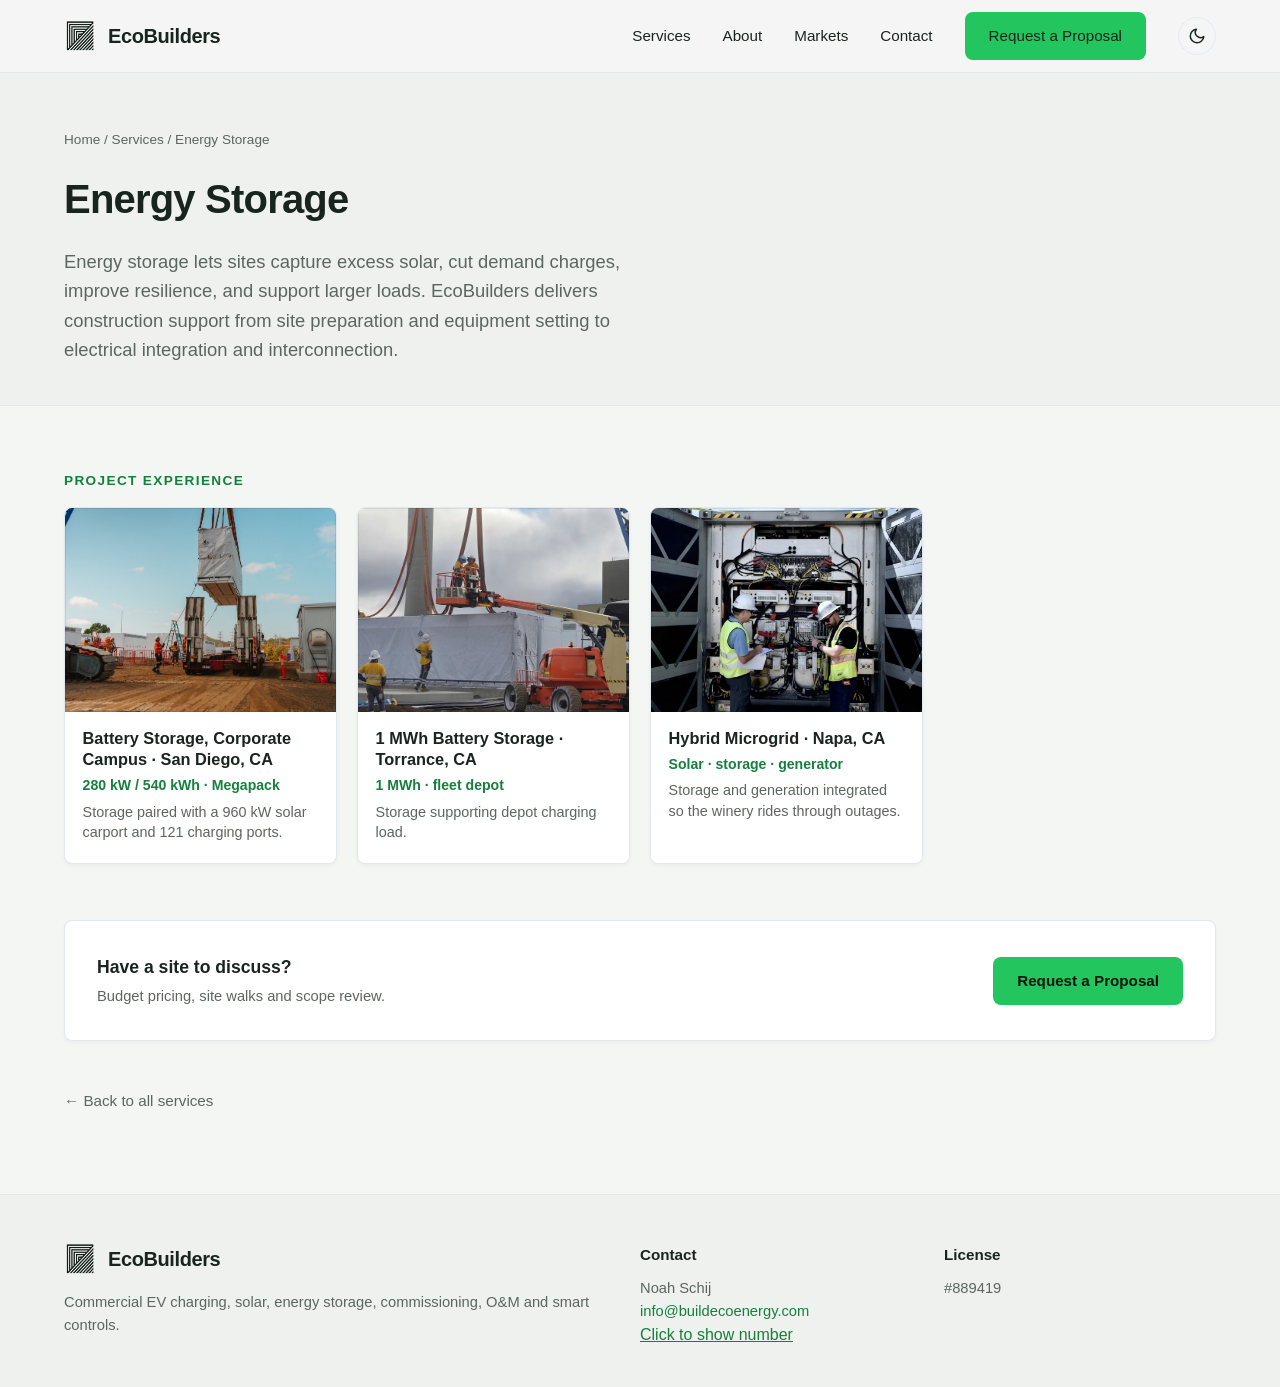
<file: services/energy-storage.html>
<!DOCTYPE html>
<html lang="en">
<head>
  <meta charset="utf-8">
  <meta name="viewport" content="width=device-width, initial-scale=1">
  <title>Energy Storage | EcoBuilders</title>
  <meta name="description" content="Commercial battery energy storage construction support, equipment setting, electrical integration and interconnection.">
  <meta name="theme-color" content="#F4F6F4">
  <!-- Sets the theme before first paint so dark-mode visitors never see a white flash. -->
  <script>(function(){try{var s=localStorage.getItem('eb-theme');
  document.documentElement.setAttribute('data-theme',
    s||(window.matchMedia('(prefers-color-scheme: dark)').matches?'dark':'light'));}
  catch(e){document.documentElement.setAttribute('data-theme','light');}})();</script>
  <link rel="stylesheet" href="../styles.css">
</head>
<body>
  <header>
    <div class="container nav">
      <a href="../index.html" class="logo-link">
        <img class="nav-logo-mark logo-on-light" src="../assets/ecobuilders-mark-dark.png" alt="">
        <img class="nav-logo-mark logo-on-dark" src="../assets/ecobuilders-mark-white.png" alt="">
        <span class="nav-logo-text">EcoBuilders</span>
      </a>
      <button class="nav-toggle" aria-label="Toggle menu" aria-expanded="false">
        <span></span><span></span><span></span>
      </button>
      <nav class="nav-links">
        <a href="../index.html#services">Services</a>
        <a href="../index.html#about">About</a>
        <a href="../index.html#markets">Markets</a>
        <a href="../index.html#contact">Contact</a>
        <a class="btn btn-primary" href="mailto:info@buildecoenergy.com?subject=Project%20Inquiry%20-%20EcoBuilders">Request a Proposal</a>
        <button class="theme-toggle" type="button" aria-label="Switch to dark mode" aria-pressed="false">
          <svg class="icon-moon" viewBox="0 0 24 24" fill="none" stroke="currentColor" stroke-width="2" stroke-linecap="round" stroke-linejoin="round"><path d="M21 12.79A9 9 0 1111.21 3 7 7 0 0021 12.79z"/></svg>
          <svg class="icon-sun" viewBox="0 0 24 24" fill="none" stroke="currentColor" stroke-width="2" stroke-linecap="round" stroke-linejoin="round"><circle cx="12" cy="12" r="4"/><path d="M12 2v2M12 20v2M4.9 4.9l1.4 1.4M17.7 17.7l1.4 1.4M2 12h2M20 12h2M4.9 19.1l1.4-1.4M17.7 6.3l1.4-1.4"/></svg>
        </button>
      </nav>
    </div>
  </header>

  <section class="page-hero">
    <div class="container">
      <div class="breadcrumb"><a href="../index.html">Home</a> / <a href="../index.html#services">Services</a> / Energy Storage</div>
      <h1>Energy Storage</h1>
      <p class="lead">Energy storage lets sites capture excess solar, cut demand charges, improve resilience, and support larger loads. EcoBuilders delivers construction support from site preparation and equipment setting to electrical integration and interconnection.</p>
    </div>
  </section>

  <section class="service-content">
    <div class="container">
      <div class="eyebrow">Project Experience</div>
        <div class="project-row">
          <article class="project-item">
            <button class="project-thumb" type="button" data-images="[{&quot;src&quot;: &quot;../assets/campus-san-diego.jpg&quot;, &quot;caption&quot;: &quot;Megapack rigged into position over the pad.&quot;}]"
                    data-title="Battery Storage, Corporate Campus · San Diego, CA"
                    data-specs="280 kW / 540 kWh · Megapack"
                    aria-label="Open gallery: Battery Storage, Corporate Campus · San Diego, CA (1 photo)">
              <img src="../assets/campus-san-diego.jpg" alt="Battery Storage, Corporate Campus · San Diego, CA" loading="lazy">
            </button>
            <div class="project-body">
              <h4>Battery Storage, Corporate Campus · San Diego, CA</h4>
              <p class="specs">280 kW / 540 kWh · Megapack</p>
              <p>Storage paired with a 960 kW solar carport and 121 charging ports.</p>
            </div>
          </article>
          <article class="project-item">
            <button class="project-thumb" type="button" data-images="[{&quot;src&quot;: &quot;../assets/storage-torrance.jpg&quot;, &quot;caption&quot;: &quot;Battery enclosure craned onto its pad.&quot;}]"
                    data-title="1 MWh Battery Storage · Torrance, CA"
                    data-specs="1 MWh · fleet depot"
                    aria-label="Open gallery: 1 MWh Battery Storage · Torrance, CA (1 photo)">
              <img src="../assets/storage-torrance.jpg" alt="1 MWh Battery Storage · Torrance, CA" loading="lazy">
            </button>
            <div class="project-body">
              <h4>1 MWh Battery Storage · Torrance, CA</h4>
              <p class="specs">1 MWh · fleet depot</p>
              <p>Storage supporting depot charging load.</p>
            </div>
          </article>
          <article class="project-item">
            <button class="project-thumb" type="button" data-images="[{&quot;src&quot;: &quot;../assets/storage-winery.jpg&quot;, &quot;caption&quot;: &quot;Inspection and documentation inside the power cabinet.&quot;}]"
                    data-title="Hybrid Microgrid · Napa, CA"
                    data-specs="Solar · storage · generator"
                    aria-label="Open gallery: Hybrid Microgrid · Napa, CA (1 photo)">
              <img src="../assets/storage-winery.jpg" alt="Hybrid Microgrid · Napa, CA" loading="lazy">
            </button>
            <div class="project-body">
              <h4>Hybrid Microgrid · Napa, CA</h4>
              <p class="specs">Solar · storage · generator</p>
              <p>Storage and generation integrated so the winery rides through outages.</p>
            </div>
          </article>
        </div>
        <div class="page-cta">
          <p>Have a site to discuss?<span>Budget pricing, site walks and scope review.</span></p>
          <a class="btn btn-primary" href="mailto:info@buildecoenergy.com?subject=Project%20Inquiry%20-%20EcoBuilders">Request a Proposal</a>
        </div>
      <a href="../index.html#services" class="back-link">&larr; Back to all services</a>
    </div>
  </section>

  <footer>
    <div class="container footer-grid">
      <div>
        <div class="logo-link">
          <img class="nav-logo-mark logo-on-light" src="../assets/ecobuilders-mark-dark.png" alt="">
          <img class="nav-logo-mark logo-on-dark" src="../assets/ecobuilders-mark-white.png" alt="">
          <span class="nav-logo-text">EcoBuilders</span>
        </div>
        <p>Commercial EV charging, solar, energy storage, commissioning, O&amp;M and smart controls.</p>
      </div>
      <div>
        <strong>Contact</strong>
        <p>Noah Schij<br>
          <a href="mailto:info@buildecoenergy.com">info@buildecoenergy.com</a><br>
          <button type="button" class="phone-reveal">Click to show number</button></p>
      </div>
      <div>
        <strong>License</strong>
        <p>#889419</p>
      </div>
    </div>
  </footer>

  <div id="galleryModal" hidden role="dialog" aria-modal="true" aria-labelledby="galleryTitle">
    <div class="gallery-backdrop"></div>
    <div class="gallery-panel">
      <div class="gallery-stage">
        <button class="gallery-close" type="button" aria-label="Close gallery">&times;</button>
        <button class="gallery-nav prev" type="button" aria-label="Previous image">&#8249;</button>
        <img id="galleryMainImg" alt="">
        <button class="gallery-nav next" type="button" aria-label="Next image">&#8250;</button>
      </div>
      <div class="gallery-meta">
        <h3 id="galleryTitle"></h3>
        <p id="galleryDesc"></p>
      </div>
      <div class="gallery-thumbs" id="galleryThumbs"></div>
    </div>
  </div>

  <script src="../site.js"></script>
</body>
</html>
</file>
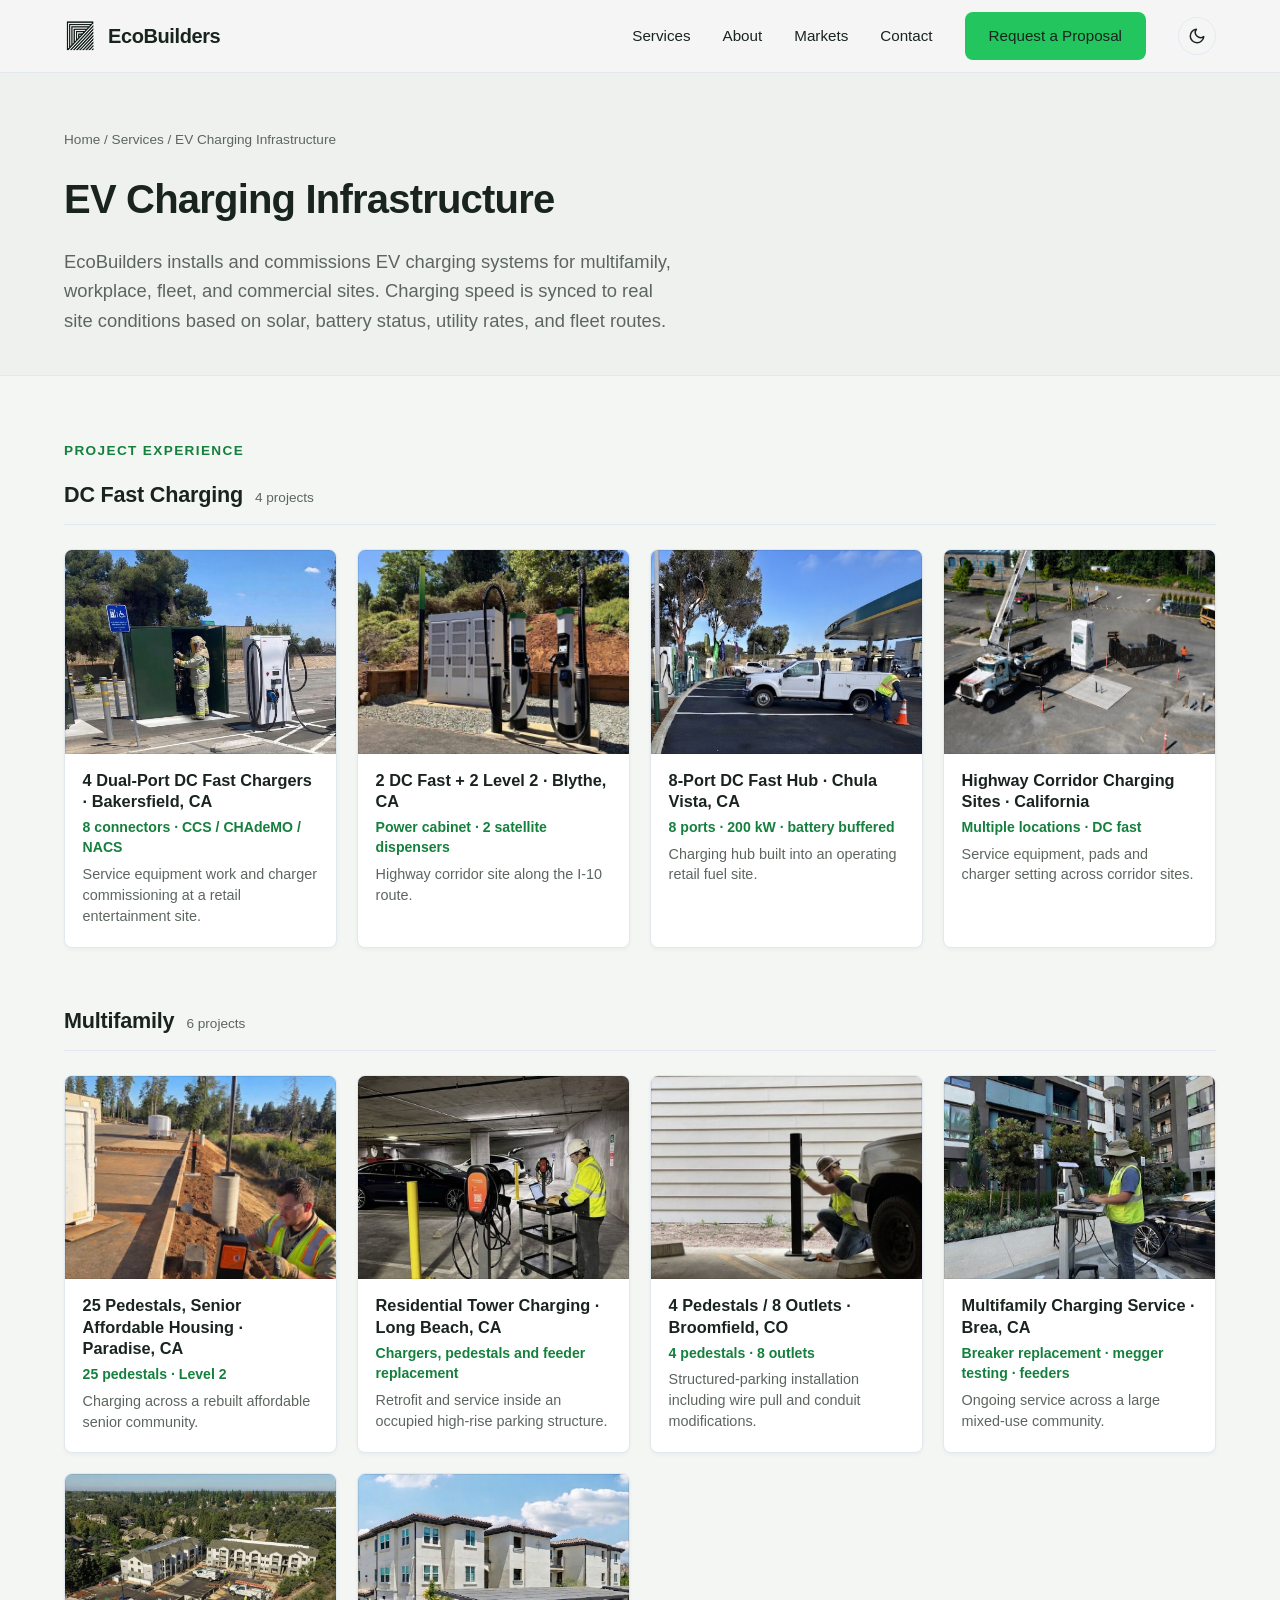
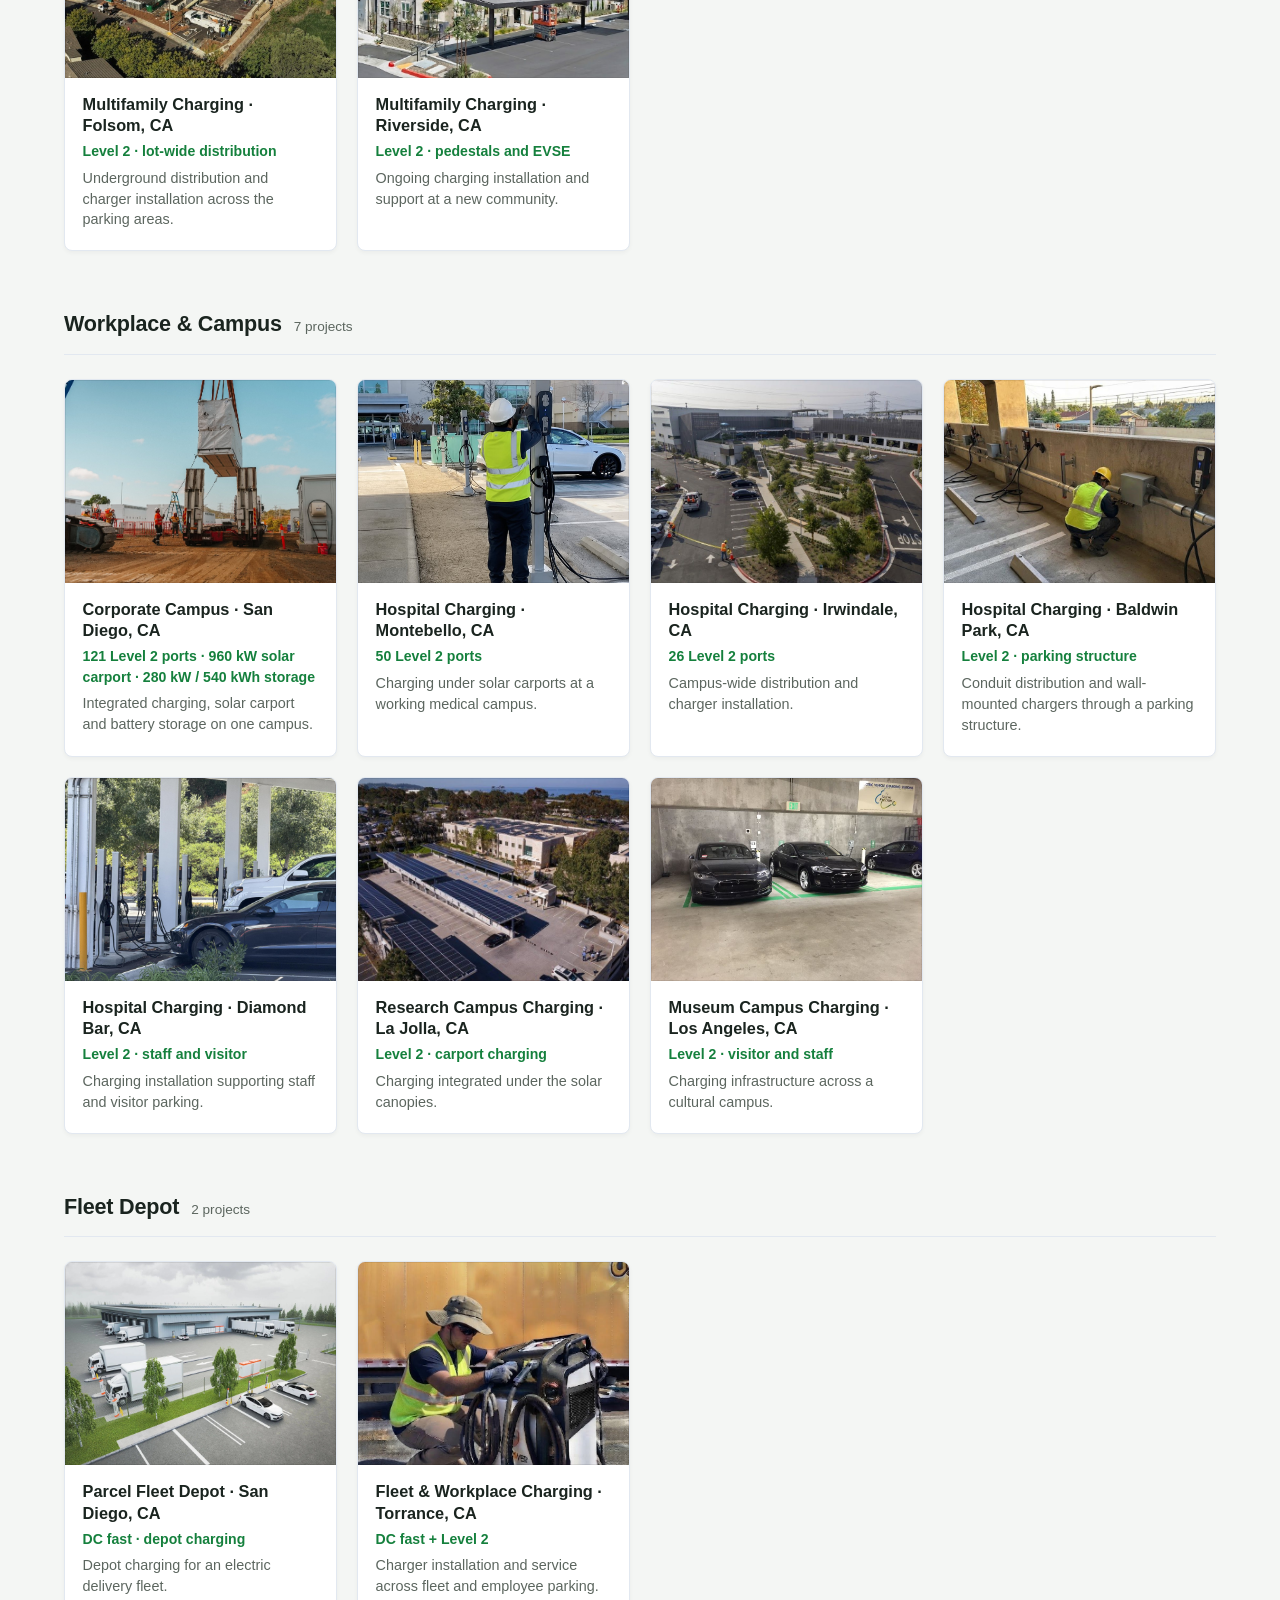
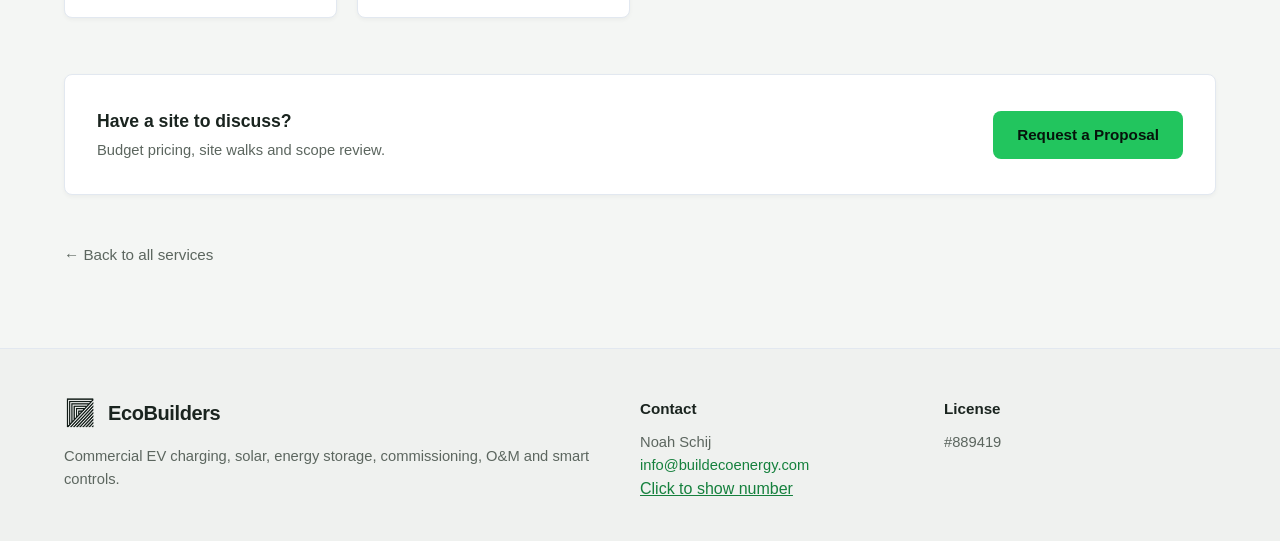
<file: services/ev-charging.html>
<!DOCTYPE html>
<html lang="en">
<head>
  <meta charset="utf-8">
  <meta name="viewport" content="width=device-width, initial-scale=1">
  <title>EV Charging Infrastructure | EcoBuilders</title>
  <meta name="description" content="Commercial EV charging installation, commissioning and service for multifamily, healthcare, workplace and fleet sites.">
  <meta name="theme-color" content="#F4F6F4">
  <!-- Sets the theme before first paint so dark-mode visitors never see a white flash. -->
  <script>(function(){try{var s=localStorage.getItem('eb-theme');
  document.documentElement.setAttribute('data-theme',
    s||(window.matchMedia('(prefers-color-scheme: dark)').matches?'dark':'light'));}
  catch(e){document.documentElement.setAttribute('data-theme','light');}})();</script>
  <link rel="stylesheet" href="../styles.css">
</head>
<body>
  <header>
    <div class="container nav">
      <a href="../index.html" class="logo-link">
        <img class="nav-logo-mark logo-on-light" src="../assets/ecobuilders-mark-dark.png" alt="">
        <img class="nav-logo-mark logo-on-dark" src="../assets/ecobuilders-mark-white.png" alt="">
        <span class="nav-logo-text">EcoBuilders</span>
      </a>
      <button class="nav-toggle" aria-label="Toggle menu" aria-expanded="false">
        <span></span><span></span><span></span>
      </button>
      <nav class="nav-links">
        <a href="../index.html#services">Services</a>
        <a href="../index.html#about">About</a>
        <a href="../index.html#markets">Markets</a>
        <a href="../index.html#contact">Contact</a>
        <a class="btn btn-primary" href="mailto:info@buildecoenergy.com?subject=Project%20Inquiry%20-%20EcoBuilders">Request a Proposal</a>
        <button class="theme-toggle" type="button" aria-label="Switch to dark mode" aria-pressed="false">
          <svg class="icon-moon" viewBox="0 0 24 24" fill="none" stroke="currentColor" stroke-width="2" stroke-linecap="round" stroke-linejoin="round"><path d="M21 12.79A9 9 0 1111.21 3 7 7 0 0021 12.79z"/></svg>
          <svg class="icon-sun" viewBox="0 0 24 24" fill="none" stroke="currentColor" stroke-width="2" stroke-linecap="round" stroke-linejoin="round"><circle cx="12" cy="12" r="4"/><path d="M12 2v2M12 20v2M4.9 4.9l1.4 1.4M17.7 17.7l1.4 1.4M2 12h2M20 12h2M4.9 19.1l1.4-1.4M17.7 6.3l1.4-1.4"/></svg>
        </button>
      </nav>
    </div>
  </header>

  <section class="page-hero">
    <div class="container">
      <div class="breadcrumb"><a href="../index.html">Home</a> / <a href="../index.html#services">Services</a> / EV Charging Infrastructure</div>
      <h1>EV Charging Infrastructure</h1>
      <p class="lead">EcoBuilders installs and commissions EV charging systems for multifamily, workplace, fleet, and commercial sites. Charging speed is synced to real site conditions based on solar, battery status, utility rates, and fleet routes.</p>
    </div>
  </section>

  <section class="service-content">
    <div class="container">
      <div class="eyebrow">Project Experience</div>
        <div class="subservice">
          <div class="subservice-head">
            <h3>DC Fast Charging</h3>
            <span class="count">4 projects</span>
          </div>
          <div class="project-row">
          <article class="project-item">
            <button class="project-thumb" type="button" data-images="[{&quot;src&quot;: &quot;../assets/dcfast-bakersfield.jpg&quot;, &quot;caption&quot;: &quot;Arc-flash rated work inside the pad-mount switchgear feeding the charger.&quot;}]"
                    data-title="4 Dual-Port DC Fast Chargers · Bakersfield, CA"
                    data-specs="8 connectors · CCS / CHAdeMO / NACS"
                    aria-label="Open gallery: 4 Dual-Port DC Fast Chargers · Bakersfield, CA (1 photo)">
              <img src="../assets/dcfast-bakersfield.jpg" alt="4 Dual-Port DC Fast Chargers · Bakersfield, CA" loading="lazy">
            </button>
            <div class="project-body">
              <h4>4 Dual-Port DC Fast Chargers · Bakersfield, CA</h4>
              <p class="specs">8 connectors · CCS / CHAdeMO / NACS</p>
              <p>Service equipment work and charger commissioning at a retail entertainment site.</p>
            </div>
          </article>
          <article class="project-item">
            <button class="project-thumb" type="button" data-images="[{&quot;src&quot;: &quot;../assets/dcfast-blythe.jpg&quot;, &quot;caption&quot;: &quot;Power cabinet feeding two satellite dispensers.&quot;}]"
                    data-title="2 DC Fast + 2 Level 2 · Blythe, CA"
                    data-specs="Power cabinet · 2 satellite dispensers"
                    aria-label="Open gallery: 2 DC Fast + 2 Level 2 · Blythe, CA (1 photo)">
              <img src="../assets/dcfast-blythe.jpg" alt="2 DC Fast + 2 Level 2 · Blythe, CA" loading="lazy">
            </button>
            <div class="project-body">
              <h4>2 DC Fast + 2 Level 2 · Blythe, CA</h4>
              <p class="specs">Power cabinet · 2 satellite dispensers</p>
              <p>Highway corridor site along the I-10 route.</p>
            </div>
          </article>
          <article class="project-item">
            <button class="project-thumb" type="button" data-images="[{&quot;src&quot;: &quot;../assets/dcfast-chula-vista.jpg&quot;, &quot;caption&quot;: &quot;Charger row alongside the fuel canopy.&quot;}]"
                    data-title="8-Port DC Fast Hub · Chula Vista, CA"
                    data-specs="8 ports · 200 kW · battery buffered"
                    aria-label="Open gallery: 8-Port DC Fast Hub · Chula Vista, CA (1 photo)">
              <img src="../assets/dcfast-chula-vista.jpg" alt="8-Port DC Fast Hub · Chula Vista, CA" loading="lazy">
            </button>
            <div class="project-body">
              <h4>8-Port DC Fast Hub · Chula Vista, CA</h4>
              <p class="specs">8 ports · 200 kW · battery buffered</p>
              <p>Charging hub built into an operating retail fuel site.</p>
            </div>
          </article>
          <article class="project-item">
            <button class="project-thumb" type="button" data-images="[{&quot;src&quot;: &quot;../assets/dcfast-corridor-set.jpg&quot;, &quot;caption&quot;: &quot;Charger cabinet craned onto its pad.&quot;}, {&quot;src&quot;: &quot;../assets/sitework-trench.jpg&quot;, &quot;caption&quot;: &quot;Trenching and conduit routing across the lot.&quot;}, {&quot;src&quot;: &quot;../assets/sitework-equipment-pad.jpg&quot;, &quot;caption&quot;: &quot;Precast equipment pad set over the conduit stub-ups.&quot;}]"
                    data-title="Highway Corridor Charging Sites · California"
                    data-specs="Multiple locations · DC fast"
                    aria-label="Open gallery: Highway Corridor Charging Sites · California (3 photos)">
              <img src="../assets/dcfast-corridor-set.jpg" alt="Highway Corridor Charging Sites · California" loading="lazy">
            </button>
            <div class="project-body">
              <h4>Highway Corridor Charging Sites · California</h4>
              <p class="specs">Multiple locations · DC fast</p>
              <p>Service equipment, pads and charger setting across corridor sites.</p>
            </div>
          </article>
          </div>
        </div>
        <div class="subservice">
          <div class="subservice-head">
            <h3>Multifamily</h3>
            <span class="count">6 projects</span>
          </div>
          <div class="project-row">
          <article class="project-item">
            <button class="project-thumb" type="button" data-images="[{&quot;src&quot;: &quot;../assets/multifamily-paradise.jpg&quot;, &quot;caption&quot;: &quot;Setting and terminating pedestals along the new curb line.&quot;}]"
                    data-title="25 Pedestals, Senior Affordable Housing · Paradise, CA"
                    data-specs="25 pedestals · Level 2"
                    aria-label="Open gallery: 25 Pedestals, Senior Affordable Housing · Paradise, CA (1 photo)">
              <img src="../assets/multifamily-paradise.jpg" alt="25 Pedestals, Senior Affordable Housing · Paradise, CA" loading="lazy">
            </button>
            <div class="project-body">
              <h4>25 Pedestals, Senior Affordable Housing · Paradise, CA</h4>
              <p class="specs">25 pedestals · Level 2</p>
              <p>Charging across a rebuilt affordable senior community.</p>
            </div>
          </article>
          <article class="project-item">
            <button class="project-thumb" type="button" data-images="[{&quot;src&quot;: &quot;../assets/multifamily-long-beach.jpg&quot;, &quot;caption&quot;: &quot;Commissioning chargers on the parking level.&quot;}]"
                    data-title="Residential Tower Charging · Long Beach, CA"
                    data-specs="Chargers, pedestals and feeder replacement"
                    aria-label="Open gallery: Residential Tower Charging · Long Beach, CA (1 photo)">
              <img src="../assets/multifamily-long-beach.jpg" alt="Residential Tower Charging · Long Beach, CA" loading="lazy">
            </button>
            <div class="project-body">
              <h4>Residential Tower Charging · Long Beach, CA</h4>
              <p class="specs">Chargers, pedestals and feeder replacement</p>
              <p>Retrofit and service inside an occupied high-rise parking structure.</p>
            </div>
          </article>
          <article class="project-item">
            <button class="project-thumb" type="button" data-images="[{&quot;src&quot;: &quot;../assets/multifamily-broomfield.jpg&quot;, &quot;caption&quot;: &quot;Anchoring a pedestal to the deck.&quot;}, {&quot;src&quot;: &quot;../assets/multifamily-broomfield-conduit.jpg&quot;, &quot;caption&quot;: &quot;Overhead conduit run under the parking deck.&quot;}]"
                    data-title="4 Pedestals / 8 Outlets · Broomfield, CO"
                    data-specs="4 pedestals · 8 outlets"
                    aria-label="Open gallery: 4 Pedestals / 8 Outlets · Broomfield, CO (2 photos)">
              <img src="../assets/multifamily-broomfield.jpg" alt="4 Pedestals / 8 Outlets · Broomfield, CO" loading="lazy">
            </button>
            <div class="project-body">
              <h4>4 Pedestals / 8 Outlets · Broomfield, CO</h4>
              <p class="specs">4 pedestals · 8 outlets</p>
              <p>Structured-parking installation including wire pull and conduit modifications.</p>
            </div>
          </article>
          <article class="project-item">
            <button class="project-thumb" type="button" data-images="[{&quot;src&quot;: &quot;../assets/multifamily-brea.jpg&quot;, &quot;caption&quot;: &quot;Commissioning a charger in the resident courtyard.&quot;}, {&quot;src&quot;: &quot;../assets/multifamily-outlet.jpg&quot;, &quot;caption&quot;: &quot;Metered outlet and conduit at a resident stall.&quot;}]"
                    data-title="Multifamily Charging Service · Brea, CA"
                    data-specs="Breaker replacement · megger testing · feeders"
                    aria-label="Open gallery: Multifamily Charging Service · Brea, CA (2 photos)">
              <img src="../assets/multifamily-brea.jpg" alt="Multifamily Charging Service · Brea, CA" loading="lazy">
            </button>
            <div class="project-body">
              <h4>Multifamily Charging Service · Brea, CA</h4>
              <p class="specs">Breaker replacement · megger testing · feeders</p>
              <p>Ongoing service across a large mixed-use community.</p>
            </div>
          </article>
          <article class="project-item">
            <button class="project-thumb" type="button" data-images="[{&quot;src&quot;: &quot;../assets/multifamily-folsom.jpg&quot;, &quot;caption&quot;: &quot;Site-wide trenching and conduit work underway.&quot;}]"
                    data-title="Multifamily Charging · Folsom, CA"
                    data-specs="Level 2 · lot-wide distribution"
                    aria-label="Open gallery: Multifamily Charging · Folsom, CA (1 photo)">
              <img src="../assets/multifamily-folsom.jpg" alt="Multifamily Charging · Folsom, CA" loading="lazy">
            </button>
            <div class="project-body">
              <h4>Multifamily Charging · Folsom, CA</h4>
              <p class="specs">Level 2 · lot-wide distribution</p>
              <p>Underground distribution and charger installation across the parking areas.</p>
            </div>
          </article>
          <article class="project-item">
            <button class="project-thumb" type="button" data-images="[{&quot;src&quot;: &quot;../assets/multifamily-riverside.jpg&quot;, &quot;caption&quot;: &quot;Carport construction over the charging bays.&quot;}, {&quot;src&quot;: &quot;../assets/multifamily-pedestals.jpg&quot;, &quot;caption&quot;: &quot;Pedestal row set along the resident parking bays.&quot;}]"
                    data-title="Multifamily Charging · Riverside, CA"
                    data-specs="Level 2 · pedestals and EVSE"
                    aria-label="Open gallery: Multifamily Charging · Riverside, CA (2 photos)">
              <img src="../assets/multifamily-riverside.jpg" alt="Multifamily Charging · Riverside, CA" loading="lazy">
            </button>
            <div class="project-body">
              <h4>Multifamily Charging · Riverside, CA</h4>
              <p class="specs">Level 2 · pedestals and EVSE</p>
              <p>Ongoing charging installation and support at a new community.</p>
            </div>
          </article>
          </div>
        </div>
        <div class="subservice">
          <div class="subservice-head">
            <h3>Workplace & Campus</h3>
            <span class="count">7 projects</span>
          </div>
          <div class="project-row">
          <article class="project-item">
            <button class="project-thumb" type="button" data-images="[{&quot;src&quot;: &quot;../assets/campus-san-diego.jpg&quot;, &quot;caption&quot;: &quot;Rigging battery equipment into place.&quot;}, {&quot;src&quot;: &quot;../assets/solar-carport.jpg&quot;, &quot;caption&quot;: &quot;Solar carport canopies over the parking field.&quot;}]"
                    data-title="Corporate Campus · San Diego, CA"
                    data-specs="121 Level 2 ports · 960 kW solar carport · 280 kW / 540 kWh storage"
                    aria-label="Open gallery: Corporate Campus · San Diego, CA (2 photos)">
              <img src="../assets/campus-san-diego.jpg" alt="Corporate Campus · San Diego, CA" loading="lazy">
            </button>
            <div class="project-body">
              <h4>Corporate Campus · San Diego, CA</h4>
              <p class="specs">121 Level 2 ports · 960 kW solar carport · 280 kW / 540 kWh storage</p>
              <p>Integrated charging, solar carport and battery storage on one campus.</p>
            </div>
          </article>
          <article class="project-item">
            <button class="project-thumb" type="button" data-images="[{&quot;src&quot;: &quot;../assets/hospital-montebello.jpg&quot;, &quot;caption&quot;: &quot;Charger work beneath the solar carport.&quot;}]"
                    data-title="Hospital Charging · Montebello, CA"
                    data-specs="50 Level 2 ports"
                    aria-label="Open gallery: Hospital Charging · Montebello, CA (1 photo)">
              <img src="../assets/hospital-montebello.jpg" alt="Hospital Charging · Montebello, CA" loading="lazy">
            </button>
            <div class="project-body">
              <h4>Hospital Charging · Montebello, CA</h4>
              <p class="specs">50 Level 2 ports</p>
              <p>Charging under solar carports at a working medical campus.</p>
            </div>
          </article>
          <article class="project-item">
            <button class="project-thumb" type="button" data-images="[{&quot;src&quot;: &quot;../assets/hospital-irwindale.jpg&quot;, &quot;caption&quot;: &quot;Cable pull across the campus parking field.&quot;}]"
                    data-title="Hospital Charging · Irwindale, CA"
                    data-specs="26 Level 2 ports"
                    aria-label="Open gallery: Hospital Charging · Irwindale, CA (1 photo)">
              <img src="../assets/hospital-irwindale.jpg" alt="Hospital Charging · Irwindale, CA" loading="lazy">
            </button>
            <div class="project-body">
              <h4>Hospital Charging · Irwindale, CA</h4>
              <p class="specs">26 Level 2 ports</p>
              <p>Campus-wide distribution and charger installation.</p>
            </div>
          </article>
          <article class="project-item">
            <button class="project-thumb" type="button" data-images="[{&quot;src&quot;: &quot;../assets/hospital-baldwin-park.jpg&quot;, &quot;caption&quot;: &quot;Conduit run feeding the charger row.&quot;}]"
                    data-title="Hospital Charging · Baldwin Park, CA"
                    data-specs="Level 2 · parking structure"
                    aria-label="Open gallery: Hospital Charging · Baldwin Park, CA (1 photo)">
              <img src="../assets/hospital-baldwin-park.jpg" alt="Hospital Charging · Baldwin Park, CA" loading="lazy">
            </button>
            <div class="project-body">
              <h4>Hospital Charging · Baldwin Park, CA</h4>
              <p class="specs">Level 2 · parking structure</p>
              <p>Conduit distribution and wall-mounted chargers through a parking structure.</p>
            </div>
          </article>
          <article class="project-item">
            <button class="project-thumb" type="button" data-images="[{&quot;src&quot;: &quot;../assets/hospital-diamond-bar.jpg&quot;, &quot;caption&quot;: &quot;Completed charging stalls.&quot;}]"
                    data-title="Hospital Charging · Diamond Bar, CA"
                    data-specs="Level 2 · staff and visitor"
                    aria-label="Open gallery: Hospital Charging · Diamond Bar, CA (1 photo)">
              <img src="../assets/hospital-diamond-bar.jpg" alt="Hospital Charging · Diamond Bar, CA" loading="lazy">
            </button>
            <div class="project-body">
              <h4>Hospital Charging · Diamond Bar, CA</h4>
              <p class="specs">Level 2 · staff and visitor</p>
              <p>Charging installation supporting staff and visitor parking.</p>
            </div>
          </article>
          <article class="project-item">
            <button class="project-thumb" type="button" data-images="[{&quot;src&quot;: &quot;../assets/solar-research-la-jolla.jpg&quot;, &quot;caption&quot;: &quot;Charging stalls beneath the carport canopies.&quot;}]"
                    data-title="Research Campus Charging · La Jolla, CA"
                    data-specs="Level 2 · carport charging"
                    aria-label="Open gallery: Research Campus Charging · La Jolla, CA (1 photo)">
              <img src="../assets/solar-research-la-jolla.jpg" alt="Research Campus Charging · La Jolla, CA" loading="lazy">
            </button>
            <div class="project-body">
              <h4>Research Campus Charging · La Jolla, CA</h4>
              <p class="specs">Level 2 · carport charging</p>
              <p>Charging integrated under the solar canopies.</p>
            </div>
          </article>
          <article class="project-item">
            <button class="project-thumb" type="button" data-images="[{&quot;src&quot;: &quot;../assets/museum-los-angeles.jpg&quot;, &quot;caption&quot;: &quot;Campus charging installation.&quot;}]"
                    data-title="Museum Campus Charging · Los Angeles, CA"
                    data-specs="Level 2 · visitor and staff"
                    aria-label="Open gallery: Museum Campus Charging · Los Angeles, CA (1 photo)">
              <img src="../assets/museum-los-angeles.jpg" alt="Museum Campus Charging · Los Angeles, CA" loading="lazy">
            </button>
            <div class="project-body">
              <h4>Museum Campus Charging · Los Angeles, CA</h4>
              <p class="specs">Level 2 · visitor and staff</p>
              <p>Charging infrastructure across a cultural campus.</p>
            </div>
          </article>
          </div>
        </div>
        <div class="subservice">
          <div class="subservice-head">
            <h3>Fleet Depot</h3>
            <span class="count">2 projects</span>
          </div>
          <div class="project-row">
          <article class="project-item">
            <button class="project-thumb" type="button" data-images="[{&quot;src&quot;: &quot;../assets/fleet-san-diego.jpg&quot;, &quot;caption&quot;: &quot;Depot charging infrastructure.&quot;}]"
                    data-title="Parcel Fleet Depot · San Diego, CA"
                    data-specs="DC fast · depot charging"
                    aria-label="Open gallery: Parcel Fleet Depot · San Diego, CA (1 photo)">
              <img src="../assets/fleet-san-diego.jpg" alt="Parcel Fleet Depot · San Diego, CA" loading="lazy">
            </button>
            <div class="project-body">
              <h4>Parcel Fleet Depot · San Diego, CA</h4>
              <p class="specs">DC fast · depot charging</p>
              <p>Depot charging for an electric delivery fleet.</p>
            </div>
          </article>
          <article class="project-item">
            <button class="project-thumb" type="button" data-images="[{&quot;src&quot;: &quot;../assets/fleet-torrance.jpg&quot;, &quot;caption&quot;: &quot;Servicing a mobile DC fast unit at the yard.&quot;}, {&quot;src&quot;: &quot;../assets/fleet-torrance-2.jpg&quot;, &quot;caption&quot;: &quot;Terminating a charger pedestal in the employee lot.&quot;}]"
                    data-title="Fleet &amp; Workplace Charging · Torrance, CA"
                    data-specs="DC fast + Level 2"
                    aria-label="Open gallery: Fleet &amp; Workplace Charging · Torrance, CA (2 photos)">
              <img src="../assets/fleet-torrance.jpg" alt="Fleet &amp; Workplace Charging · Torrance, CA" loading="lazy">
            </button>
            <div class="project-body">
              <h4>Fleet & Workplace Charging · Torrance, CA</h4>
              <p class="specs">DC fast + Level 2</p>
              <p>Charger installation and service across fleet and employee parking.</p>
            </div>
          </article>
          </div>
        </div>
        <div class="page-cta">
          <p>Have a site to discuss?<span>Budget pricing, site walks and scope review.</span></p>
          <a class="btn btn-primary" href="mailto:info@buildecoenergy.com?subject=Project%20Inquiry%20-%20EcoBuilders">Request a Proposal</a>
        </div>
      <a href="../index.html#services" class="back-link">&larr; Back to all services</a>
    </div>
  </section>

  <footer>
    <div class="container footer-grid">
      <div>
        <div class="logo-link">
          <img class="nav-logo-mark logo-on-light" src="../assets/ecobuilders-mark-dark.png" alt="">
          <img class="nav-logo-mark logo-on-dark" src="../assets/ecobuilders-mark-white.png" alt="">
          <span class="nav-logo-text">EcoBuilders</span>
        </div>
        <p>Commercial EV charging, solar, energy storage, commissioning, O&amp;M and smart controls.</p>
      </div>
      <div>
        <strong>Contact</strong>
        <p>Noah Schij<br>
          <a href="mailto:info@buildecoenergy.com">info@buildecoenergy.com</a><br>
          <button type="button" class="phone-reveal">Click to show number</button></p>
      </div>
      <div>
        <strong>License</strong>
        <p>#889419</p>
      </div>
    </div>
  </footer>

  <div id="galleryModal" hidden role="dialog" aria-modal="true" aria-labelledby="galleryTitle">
    <div class="gallery-backdrop"></div>
    <div class="gallery-panel">
      <div class="gallery-stage">
        <button class="gallery-close" type="button" aria-label="Close gallery">&times;</button>
        <button class="gallery-nav prev" type="button" aria-label="Previous image">&#8249;</button>
        <img id="galleryMainImg" alt="">
        <button class="gallery-nav next" type="button" aria-label="Next image">&#8250;</button>
      </div>
      <div class="gallery-meta">
        <h3 id="galleryTitle"></h3>
        <p id="galleryDesc"></p>
      </div>
      <div class="gallery-thumbs" id="galleryThumbs"></div>
    </div>
  </div>

  <script src="../site.js"></script>
</body>
</html>
</file>
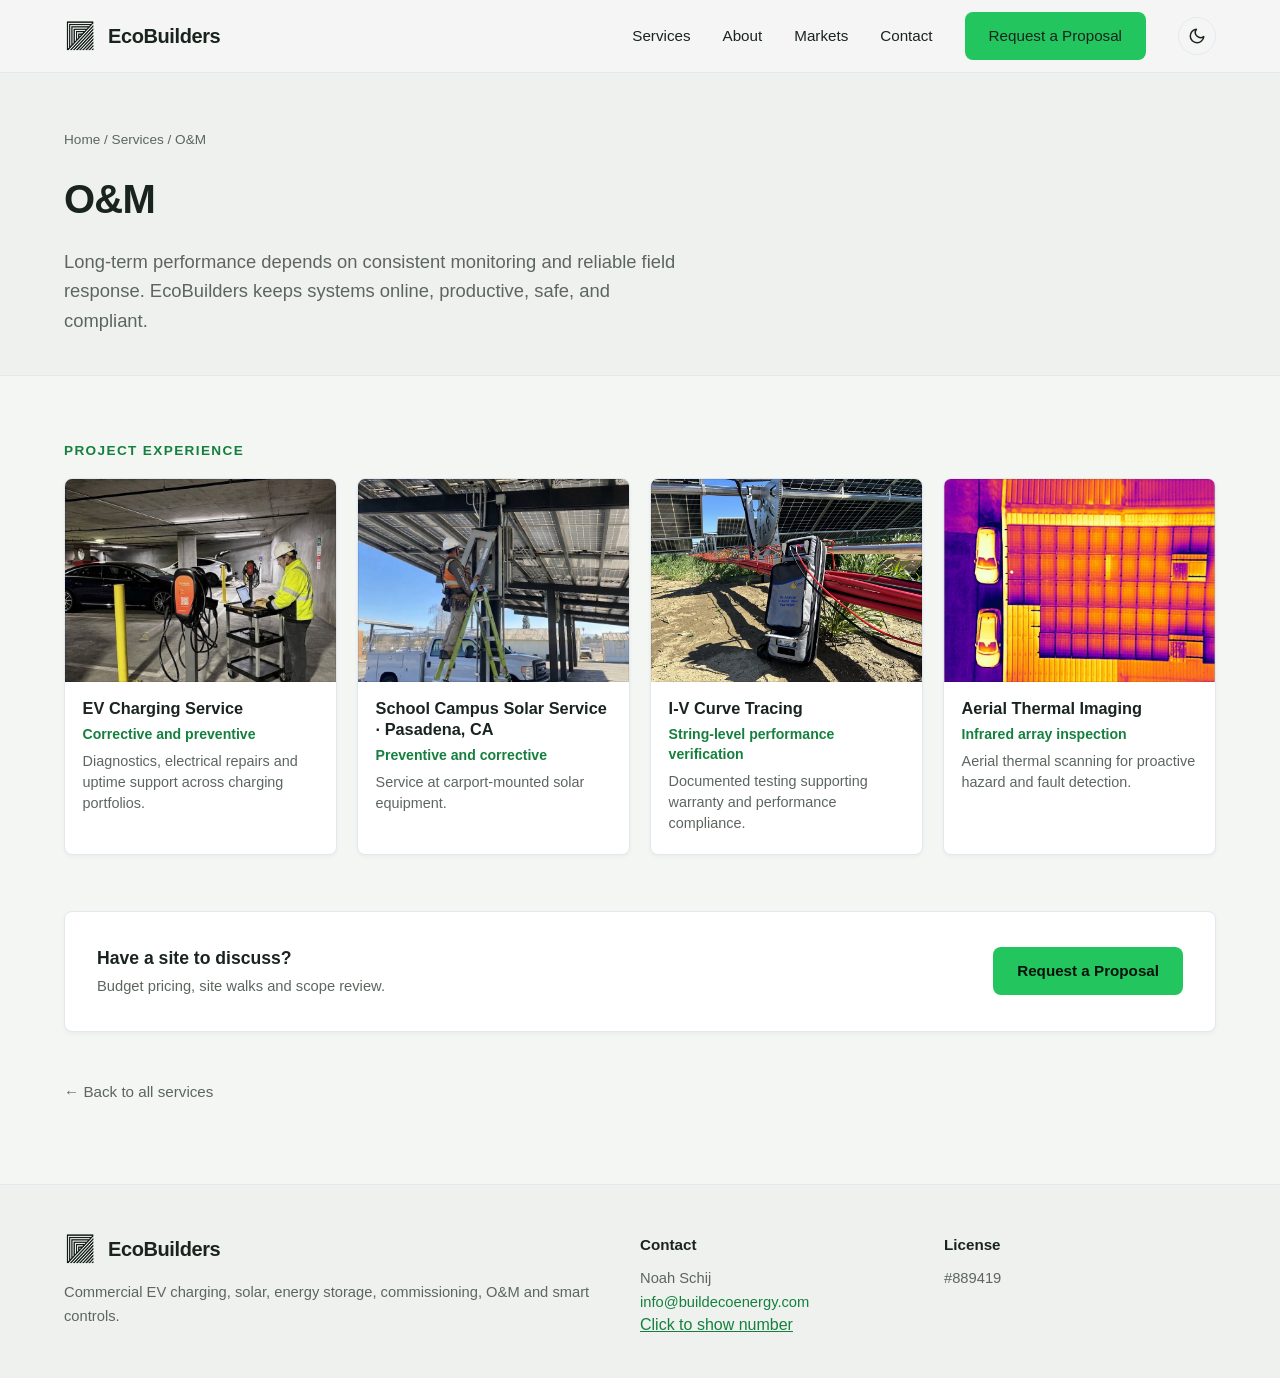
<file: services/om.html>
<!DOCTYPE html>
<html lang="en">
<head>
  <meta charset="utf-8">
  <meta name="viewport" content="width=device-width, initial-scale=1">
  <title>O&M | EcoBuilders</title>
  <meta name="description" content="Monitoring, preventive and corrective maintenance keeping charging, solar and storage systems online and compliant.">
  <meta name="theme-color" content="#F4F6F4">
  <!-- Sets the theme before first paint so dark-mode visitors never see a white flash. -->
  <script>(function(){try{var s=localStorage.getItem('eb-theme');
  document.documentElement.setAttribute('data-theme',
    s||(window.matchMedia('(prefers-color-scheme: dark)').matches?'dark':'light'));}
  catch(e){document.documentElement.setAttribute('data-theme','light');}})();</script>
  <link rel="stylesheet" href="../styles.css">
</head>
<body>
  <header>
    <div class="container nav">
      <a href="../index.html" class="logo-link">
        <img class="nav-logo-mark logo-on-light" src="../assets/ecobuilders-mark-dark.png" alt="">
        <img class="nav-logo-mark logo-on-dark" src="../assets/ecobuilders-mark-white.png" alt="">
        <span class="nav-logo-text">EcoBuilders</span>
      </a>
      <button class="nav-toggle" aria-label="Toggle menu" aria-expanded="false">
        <span></span><span></span><span></span>
      </button>
      <nav class="nav-links">
        <a href="../index.html#services">Services</a>
        <a href="../index.html#about">About</a>
        <a href="../index.html#markets">Markets</a>
        <a href="../index.html#contact">Contact</a>
        <a class="btn btn-primary" href="mailto:info@buildecoenergy.com?subject=Project%20Inquiry%20-%20EcoBuilders">Request a Proposal</a>
        <button class="theme-toggle" type="button" aria-label="Switch to dark mode" aria-pressed="false">
          <svg class="icon-moon" viewBox="0 0 24 24" fill="none" stroke="currentColor" stroke-width="2" stroke-linecap="round" stroke-linejoin="round"><path d="M21 12.79A9 9 0 1111.21 3 7 7 0 0021 12.79z"/></svg>
          <svg class="icon-sun" viewBox="0 0 24 24" fill="none" stroke="currentColor" stroke-width="2" stroke-linecap="round" stroke-linejoin="round"><circle cx="12" cy="12" r="4"/><path d="M12 2v2M12 20v2M4.9 4.9l1.4 1.4M17.7 17.7l1.4 1.4M2 12h2M20 12h2M4.9 19.1l1.4-1.4M17.7 6.3l1.4-1.4"/></svg>
        </button>
      </nav>
    </div>
  </header>

  <section class="page-hero">
    <div class="container">
      <div class="breadcrumb"><a href="../index.html">Home</a> / <a href="../index.html#services">Services</a> / O&amp;M</div>
      <h1>O&amp;M</h1>
      <p class="lead">Long-term performance depends on consistent monitoring and reliable field response. EcoBuilders keeps systems online, productive, safe, and compliant.</p>
    </div>
  </section>

  <section class="service-content">
    <div class="container">
      <div class="eyebrow">Project Experience</div>
        <div class="project-row">
          <article class="project-item">
            <button class="project-thumb" type="button" data-images="[{&quot;src&quot;: &quot;../assets/multifamily-long-beach.jpg&quot;, &quot;caption&quot;: &quot;Diagnostics on an occupied-building charging system.&quot;}, {&quot;src&quot;: &quot;../assets/multifamily-brea.jpg&quot;, &quot;caption&quot;: &quot;Service visit at a multifamily community.&quot;}]"
                    data-title="EV Charging Service"
                    data-specs="Corrective and preventive"
                    aria-label="Open gallery: EV Charging Service (2 photos)">
              <img src="../assets/multifamily-long-beach.jpg" alt="EV Charging Service" loading="lazy">
            </button>
            <div class="project-body">
              <h4>EV Charging Service</h4>
              <p class="specs">Corrective and preventive</p>
              <p>Diagnostics, electrical repairs and uptime support across charging portfolios.</p>
            </div>
          </article>
          <article class="project-item">
            <button class="project-thumb" type="button" data-images="[{&quot;src&quot;: &quot;../assets/om-pasadena.jpg&quot;, &quot;caption&quot;: &quot;Service call at a carport-mounted combiner.&quot;}]"
                    data-title="School Campus Solar Service · Pasadena, CA"
                    data-specs="Preventive and corrective"
                    aria-label="Open gallery: School Campus Solar Service · Pasadena, CA (1 photo)">
              <img src="../assets/om-pasadena.jpg" alt="School Campus Solar Service · Pasadena, CA" loading="lazy">
            </button>
            <div class="project-body">
              <h4>School Campus Solar Service · Pasadena, CA</h4>
              <p class="specs">Preventive and corrective</p>
              <p>Service at carport-mounted solar equipment.</p>
            </div>
          </article>
          <article class="project-item">
            <button class="project-thumb" type="button" data-images="[{&quot;src&quot;: &quot;../assets/om-iv-tracer.jpg&quot;, &quot;caption&quot;: &quot;String-level I-V curve tracing.&quot;}]"
                    data-title="I-V Curve Tracing"
                    data-specs="String-level performance verification"
                    aria-label="Open gallery: I-V Curve Tracing (1 photo)">
              <img src="../assets/om-iv-tracer.jpg" alt="I-V Curve Tracing" loading="lazy">
            </button>
            <div class="project-body">
              <h4>I-V Curve Tracing</h4>
              <p class="specs">String-level performance verification</p>
              <p>Documented testing supporting warranty and performance compliance.</p>
            </div>
          </article>
          <article class="project-item">
            <button class="project-thumb" type="button" data-images="[{&quot;src&quot;: &quot;../assets/om-thermal-aerial.jpg&quot;, &quot;caption&quot;: &quot;Aerial infrared scan of the array.&quot;}]"
                    data-title="Aerial Thermal Imaging"
                    data-specs="Infrared array inspection"
                    aria-label="Open gallery: Aerial Thermal Imaging (1 photo)">
              <img src="../assets/om-thermal-aerial.jpg" alt="Aerial Thermal Imaging" loading="lazy">
            </button>
            <div class="project-body">
              <h4>Aerial Thermal Imaging</h4>
              <p class="specs">Infrared array inspection</p>
              <p>Aerial thermal scanning for proactive hazard and fault detection.</p>
            </div>
          </article>
        </div>
        <div class="page-cta">
          <p>Have a site to discuss?<span>Budget pricing, site walks and scope review.</span></p>
          <a class="btn btn-primary" href="mailto:info@buildecoenergy.com?subject=Project%20Inquiry%20-%20EcoBuilders">Request a Proposal</a>
        </div>
      <a href="../index.html#services" class="back-link">&larr; Back to all services</a>
    </div>
  </section>

  <footer>
    <div class="container footer-grid">
      <div>
        <div class="logo-link">
          <img class="nav-logo-mark logo-on-light" src="../assets/ecobuilders-mark-dark.png" alt="">
          <img class="nav-logo-mark logo-on-dark" src="../assets/ecobuilders-mark-white.png" alt="">
          <span class="nav-logo-text">EcoBuilders</span>
        </div>
        <p>Commercial EV charging, solar, energy storage, commissioning, O&amp;M and smart controls.</p>
      </div>
      <div>
        <strong>Contact</strong>
        <p>Noah Schij<br>
          <a href="mailto:info@buildecoenergy.com">info@buildecoenergy.com</a><br>
          <button type="button" class="phone-reveal">Click to show number</button></p>
      </div>
      <div>
        <strong>License</strong>
        <p>#889419</p>
      </div>
    </div>
  </footer>

  <div id="galleryModal" hidden role="dialog" aria-modal="true" aria-labelledby="galleryTitle">
    <div class="gallery-backdrop"></div>
    <div class="gallery-panel">
      <div class="gallery-stage">
        <button class="gallery-close" type="button" aria-label="Close gallery">&times;</button>
        <button class="gallery-nav prev" type="button" aria-label="Previous image">&#8249;</button>
        <img id="galleryMainImg" alt="">
        <button class="gallery-nav next" type="button" aria-label="Next image">&#8250;</button>
      </div>
      <div class="gallery-meta">
        <h3 id="galleryTitle"></h3>
        <p id="galleryDesc"></p>
      </div>
      <div class="gallery-thumbs" id="galleryThumbs"></div>
    </div>
  </div>

  <script src="../site.js"></script>
</body>
</html>
</file>
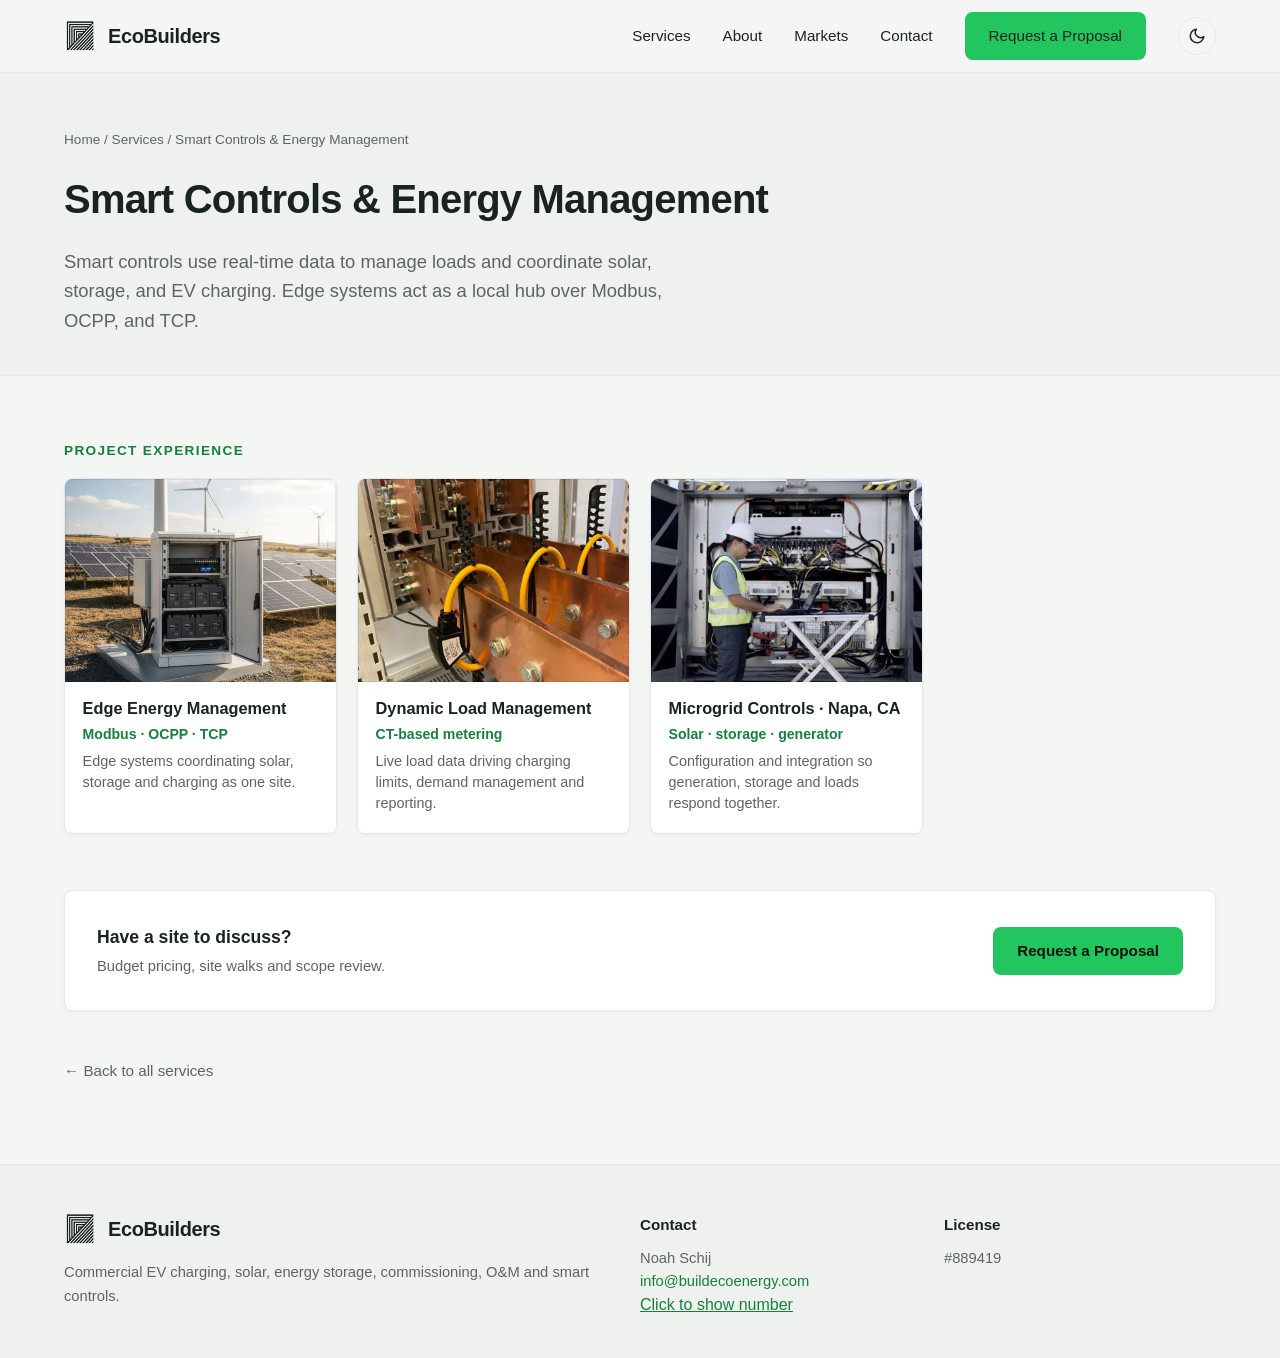
<file: services/smart-controls.html>
<!DOCTYPE html>
<html lang="en">
<head>
  <meta charset="utf-8">
  <meta name="viewport" content="width=device-width, initial-scale=1">
  <title>Smart Controls & Energy Management | EcoBuilders</title>
  <meta name="description" content="Edge energy management and load management coordinating solar, storage and EV charging over Modbus, OCPP and TCP.">
  <meta name="theme-color" content="#F4F6F4">
  <!-- Sets the theme before first paint so dark-mode visitors never see a white flash. -->
  <script>(function(){try{var s=localStorage.getItem('eb-theme');
  document.documentElement.setAttribute('data-theme',
    s||(window.matchMedia('(prefers-color-scheme: dark)').matches?'dark':'light'));}
  catch(e){document.documentElement.setAttribute('data-theme','light');}})();</script>
  <link rel="stylesheet" href="../styles.css">
</head>
<body>
  <header>
    <div class="container nav">
      <a href="../index.html" class="logo-link">
        <img class="nav-logo-mark logo-on-light" src="../assets/ecobuilders-mark-dark.png" alt="">
        <img class="nav-logo-mark logo-on-dark" src="../assets/ecobuilders-mark-white.png" alt="">
        <span class="nav-logo-text">EcoBuilders</span>
      </a>
      <button class="nav-toggle" aria-label="Toggle menu" aria-expanded="false">
        <span></span><span></span><span></span>
      </button>
      <nav class="nav-links">
        <a href="../index.html#services">Services</a>
        <a href="../index.html#about">About</a>
        <a href="../index.html#markets">Markets</a>
        <a href="../index.html#contact">Contact</a>
        <a class="btn btn-primary" href="mailto:info@buildecoenergy.com?subject=Project%20Inquiry%20-%20EcoBuilders">Request a Proposal</a>
        <button class="theme-toggle" type="button" aria-label="Switch to dark mode" aria-pressed="false">
          <svg class="icon-moon" viewBox="0 0 24 24" fill="none" stroke="currentColor" stroke-width="2" stroke-linecap="round" stroke-linejoin="round"><path d="M21 12.79A9 9 0 1111.21 3 7 7 0 0021 12.79z"/></svg>
          <svg class="icon-sun" viewBox="0 0 24 24" fill="none" stroke="currentColor" stroke-width="2" stroke-linecap="round" stroke-linejoin="round"><circle cx="12" cy="12" r="4"/><path d="M12 2v2M12 20v2M4.9 4.9l1.4 1.4M17.7 17.7l1.4 1.4M2 12h2M20 12h2M4.9 19.1l1.4-1.4M17.7 6.3l1.4-1.4"/></svg>
        </button>
      </nav>
    </div>
  </header>

  <section class="page-hero">
    <div class="container">
      <div class="breadcrumb"><a href="../index.html">Home</a> / <a href="../index.html#services">Services</a> / Smart Controls &amp; Energy Management</div>
      <h1>Smart Controls &amp; Energy Management</h1>
      <p class="lead">Smart controls use real-time data to manage loads and coordinate solar, storage, and EV charging. Edge systems act as a local hub over Modbus, OCPP, and TCP.</p>
    </div>
  </section>

  <section class="service-content">
    <div class="container">
      <div class="eyebrow">Project Experience</div>
        <div class="project-row">
          <article class="project-item">
            <button class="project-thumb" type="button" data-images="[{&quot;src&quot;: &quot;../assets/controls-ems.jpg&quot;, &quot;caption&quot;: &quot;Edge EMS installation.&quot;}]"
                    data-title="Edge Energy Management"
                    data-specs="Modbus · OCPP · TCP"
                    aria-label="Open gallery: Edge Energy Management (1 photo)">
              <img src="../assets/controls-ems.jpg" alt="Edge Energy Management" loading="lazy">
            </button>
            <div class="project-body">
              <h4>Edge Energy Management</h4>
              <p class="specs">Modbus · OCPP · TCP</p>
              <p>Edge systems coordinating solar, storage and charging as one site.</p>
            </div>
          </article>
          <article class="project-item">
            <button class="project-thumb" type="button" data-images="[{&quot;src&quot;: &quot;../assets/controls-ct.jpg&quot;, &quot;caption&quot;: &quot;Rope CT installation for load metering.&quot;}]"
                    data-title="Dynamic Load Management"
                    data-specs="CT-based metering"
                    aria-label="Open gallery: Dynamic Load Management (1 photo)">
              <img src="../assets/controls-ct.jpg" alt="Dynamic Load Management" loading="lazy">
            </button>
            <div class="project-body">
              <h4>Dynamic Load Management</h4>
              <p class="specs">CT-based metering</p>
              <p>Live load data driving charging limits, demand management and reporting.</p>
            </div>
          </article>
          <article class="project-item">
            <button class="project-thumb" type="button" data-images="[{&quot;src&quot;: &quot;../assets/controls-winery.jpg&quot;, &quot;caption&quot;: &quot;System configuration at the power cabinet.&quot;}]"
                    data-title="Microgrid Controls · Napa, CA"
                    data-specs="Solar · storage · generator"
                    aria-label="Open gallery: Microgrid Controls · Napa, CA (1 photo)">
              <img src="../assets/controls-winery.jpg" alt="Microgrid Controls · Napa, CA" loading="lazy">
            </button>
            <div class="project-body">
              <h4>Microgrid Controls · Napa, CA</h4>
              <p class="specs">Solar · storage · generator</p>
              <p>Configuration and integration so generation, storage and loads respond together.</p>
            </div>
          </article>
        </div>
        <div class="page-cta">
          <p>Have a site to discuss?<span>Budget pricing, site walks and scope review.</span></p>
          <a class="btn btn-primary" href="mailto:info@buildecoenergy.com?subject=Project%20Inquiry%20-%20EcoBuilders">Request a Proposal</a>
        </div>
      <a href="../index.html#services" class="back-link">&larr; Back to all services</a>
    </div>
  </section>

  <footer>
    <div class="container footer-grid">
      <div>
        <div class="logo-link">
          <img class="nav-logo-mark logo-on-light" src="../assets/ecobuilders-mark-dark.png" alt="">
          <img class="nav-logo-mark logo-on-dark" src="../assets/ecobuilders-mark-white.png" alt="">
          <span class="nav-logo-text">EcoBuilders</span>
        </div>
        <p>Commercial EV charging, solar, energy storage, commissioning, O&amp;M and smart controls.</p>
      </div>
      <div>
        <strong>Contact</strong>
        <p>Noah Schij<br>
          <a href="mailto:info@buildecoenergy.com">info@buildecoenergy.com</a><br>
          <button type="button" class="phone-reveal">Click to show number</button></p>
      </div>
      <div>
        <strong>License</strong>
        <p>#889419</p>
      </div>
    </div>
  </footer>

  <div id="galleryModal" hidden role="dialog" aria-modal="true" aria-labelledby="galleryTitle">
    <div class="gallery-backdrop"></div>
    <div class="gallery-panel">
      <div class="gallery-stage">
        <button class="gallery-close" type="button" aria-label="Close gallery">&times;</button>
        <button class="gallery-nav prev" type="button" aria-label="Previous image">&#8249;</button>
        <img id="galleryMainImg" alt="">
        <button class="gallery-nav next" type="button" aria-label="Next image">&#8250;</button>
      </div>
      <div class="gallery-meta">
        <h3 id="galleryTitle"></h3>
        <p id="galleryDesc"></p>
      </div>
      <div class="gallery-thumbs" id="galleryThumbs"></div>
    </div>
  </div>

  <script src="../site.js"></script>
</body>
</html>
</file>
<file: styles.css>
/* ==========================================================================
   EcoBuilders — stylesheet
   Colours are defined once as tokens below and reused everywhere. To change
   a colour site-wide, edit it here only. Dark mode swaps the same token
   names, so any new component inherits dark mode automatically.
   ========================================================================== */

:root {
  color-scheme: light;

  /* brand — identical in both themes */
  --green: #22C55E;
  --green-hover: #16A34A;
  --green-ink: #15803D;          /* green text on light backgrounds */
  --radius: 8px;
  --max-width: 1200px;

  /* semantic — light theme */
  --bg: #F4F6F4;
  --surface: #FFFFFF;
  --surface-alt: rgba(0, 0, 0, 0.02);
  --text: #1A241F;
  --muted: #5C665F;
  --border: #E2E8F0;
  --shadow: 0 2px 4px rgba(0, 0, 0, 0.04);
  --shadow-lg: 0 18px 50px rgba(0, 0, 0, 0.18);
  --header-bg: rgba(244, 246, 244, 0.9);
  --hero-scrim-a: rgba(244, 246, 244, 0.78);
  --hero-scrim-b: rgba(244, 246, 244, 0.86);
  --btn-primary-ink: #06130B;
  --backdrop: rgba(12, 18, 15, 0.72);
  --thumb-ring: rgba(0, 0, 0, 0.08);
}

[data-theme="dark"] {
  color-scheme: dark;

  --bg: #121A16;
  --surface: #1A241F;
  --surface-alt: rgba(255, 255, 255, 0.03);
  --text: #FFFFFF;
  --muted: #9BA8A0;
  --border: #2A3830;
  --shadow: none;
  --shadow-lg: 0 18px 50px rgba(0, 0, 0, 0.55);
  --header-bg: rgba(18, 26, 22, 0.9);
  --hero-scrim-a: rgba(18, 26, 22, 0.85);
  --hero-scrim-b: rgba(18, 26, 22, 0.95);
  --green-ink: #4ADE80;
  --backdrop: rgba(0, 0, 0, 0.82);
  --thumb-ring: rgba(255, 255, 255, 0.12);
}

/* Base */
* { box-sizing: border-box; margin: 0; padding: 0; }

html { scroll-behavior: smooth; }

body {
  font-family: -apple-system, BlinkMacSystemFont, "Segoe UI", Roboto, Helvetica, Arial, sans-serif;
  background-color: var(--bg);
  color: var(--text);
  line-height: 1.6;
  transition: background-color 0.3s ease, color 0.3s ease;
}

img { max-width: 100%; }

.container {
  max-width: var(--max-width);
  margin: 0 auto;
  padding: 0 1.5rem;
}

/* Header & nav */
header {
  position: sticky;
  top: 0;
  z-index: 100;
  background: var(--header-bg);
  backdrop-filter: blur(8px);
  border-bottom: 1px solid var(--border);
}

.nav {
  display: flex;
  align-items: center;
  justify-content: space-between;
  height: 72px;
}

.logo-link {
  display: flex;
  align-items: center;
  gap: 0.75rem;
  text-decoration: none;
  color: currentColor;
}

.nav-logo-mark { height: 32px; width: auto; }

/* Two logo files, one per theme — swapped in CSS so there is no flash
   and no JavaScript needed. */
[data-theme="light"] .logo-on-dark,
:root:not([data-theme="dark"]) .logo-on-dark { display: none; }
[data-theme="dark"] .logo-on-light { display: none; }

.nav-logo-text {
  font-size: 1.25rem;
  font-weight: 700;
  letter-spacing: -0.02em;
}

.nav-links {
  display: flex;
  align-items: center;
  gap: 2rem;
}

.nav-links a {
  color: currentColor;
  text-decoration: none;
  font-size: 0.95rem;
  font-weight: 500;
  transition: color 0.2s;
}

.nav-links a:hover { color: var(--green); }

.nav-toggle {
  display: none;
  background: none;
  border: none;
  cursor: pointer;
  padding: 0.5rem;
  color: currentColor;
}

.nav-toggle span {
  display: block;
  width: 24px;
  height: 2px;
  background-color: currentColor;
  margin: 5px 0;
}

/* Theme toggle */
.theme-toggle {
  display: inline-flex;
  align-items: center;
  justify-content: center;
  width: 38px;
  height: 38px;
  flex-shrink: 0;
  border: 1px solid var(--border);
  border-radius: 50%;
  background: transparent;
  color: currentColor;
  cursor: pointer;
  transition: border-color 0.2s, color 0.2s, background-color 0.2s;
}

.theme-toggle:hover {
  border-color: var(--green);
  color: var(--green);
}

.theme-toggle svg {
  width: 18px;
  height: 18px;
  display: block;
}

[data-theme="dark"] .theme-toggle .icon-moon { display: none; }
:root:not([data-theme="dark"]) .theme-toggle .icon-sun { display: none; }

/* Buttons */
.btn {
  display: inline-flex;
  align-items: center;
  justify-content: center;
  padding: 0.75rem 1.5rem;
  border-radius: var(--radius);
  font-size: 0.95rem;
  font-weight: 600;
  text-decoration: none;
  transition: all 0.2s ease;
  cursor: pointer;
  border: none;
}

.btn-primary {
  background-color: var(--green);
  color: var(--btn-primary-ink);
}

.btn-primary:hover {
  background-color: var(--green-hover);
  color: #fff;
}

.btn-outline {
  border: 1px solid var(--border);
  color: currentColor;
}

.btn-outline:hover {
  border-color: var(--green);
  color: var(--green);
}

/* Hero */
.hero {
  padding: 6rem 0 4rem;
  border-bottom: 1px solid var(--border);
  background-image: linear-gradient(var(--hero-scrim-a), var(--hero-scrim-b)),
                    url('assets/hero-bg.jpg');
  background-position: center;
  background-size: cover;
  background-repeat: no-repeat;
}

.hero-content { max-width: 800px; }

.eyebrow {
  color: var(--green-ink);
  text-transform: uppercase;
  font-size: 0.85rem;
  font-weight: 700;
  letter-spacing: 0.1em;
  margin-bottom: 1rem;
}

.hero h1 {
  font-size: 3.5rem;
  line-height: 1.1;
  font-weight: 900;
  letter-spacing: -0.03em;
  margin-bottom: 1.5rem;
}

.hero h1 span { color: var(--green); }

.hero p {
  font-size: 1.25rem;
  color: var(--muted);
  margin-bottom: 2rem;
}

.hero-actions {
  display: flex;
  gap: 1rem;
  margin-bottom: 4rem;
  flex-wrap: wrap;
}

.hero-trust {
  display: grid;
  grid-template-columns: repeat(3, 1fr);
  gap: 1.5rem;
  padding-top: 2rem;
  border-top: 1px solid var(--border);
}

.hero-trust strong {
  display: block;
  font-size: 1rem;
  margin-bottom: 0.2rem;
}

.hero-trust span {
  display: block;
  font-size: 0.85rem;
  color: var(--muted);
  line-height: 1.35;
}

.hero-trust .trust-license {
  color: var(--green-ink);
  font-weight: 600;
}

/* Sections */
.section { padding: 5rem 0; }
.section-dark { background-color: var(--surface-alt); }
.section-head { margin-bottom: 3rem; }
.section-head.centered { text-align: center; }

.section-head h2 {
  font-size: 2.25rem;
  font-weight: 800;
  letter-spacing: -0.02em;
}

/* Grids */
.grid-3 {
  display: grid;
  grid-template-columns: repeat(auto-fit, minmax(300px, 1fr));
  gap: 1.5rem;
}

/* Four-up markets grid: 2x2 on desktop so four cards sit even. */
.grid-4 {
  display: grid;
  grid-template-columns: repeat(2, 1fr);
  gap: 1.5rem;
}

.services-grid {
  display: grid;
  grid-template-columns: repeat(auto-fit, minmax(280px, 1fr));
  gap: 1.5rem;
}

/* Service cards */
.service-card {
  background: var(--surface);
  border: 1px solid var(--border);
  border-radius: var(--radius);
  padding: 2rem;
  text-decoration: none;
  color: currentColor;
  transition: transform 0.2s, border-color 0.2s;
  display: flex;
  flex-direction: column;
  align-items: center;
  text-align: center;
  gap: 1.5rem;
  box-shadow: var(--shadow);
}

.service-card:hover {
  transform: translateY(-4px);
  border-color: var(--green);
}

.service-icon {
  width: 48px;
  height: 48px;
  color: var(--green);
  margin: 0 auto;
}

.service-card h3 { font-size: 1.25rem; font-weight: 700; }

/* Content cards */
.card {
  background: var(--surface);
  border: 1px solid var(--border);
  border-radius: var(--radius);
  padding: 2rem;
  display: flex;
  flex-direction: column;
  box-shadow: var(--shadow);
}

.card-header {
  display: flex;
  align-items: center;
  gap: 0.85rem;
  margin-bottom: 0.75rem;
}

.card-icon {
  width: 28px;
  height: 28px;
  color: var(--green);
  flex-shrink: 0;
}

.card-icon svg { width: 100%; height: 100%; display: block; }

.card h3 { font-size: 1.15rem; font-weight: 700; line-height: 1.3; }

.card p { color: var(--muted); font-size: 0.95rem; line-height: 1.5; }

/* Process */
.process {
  display: grid;
  grid-template-columns: repeat(auto-fit, minmax(200px, 1fr));
  gap: 1rem;
}

.step {
  background: var(--surface);
  border: 1px solid var(--border);
  border-top: 4px solid var(--green);
  padding: 1.25rem 1rem;
  border-radius: 0 0 var(--radius) var(--radius);
  display: flex;
  align-items: center;
  gap: 0.85rem;
  box-shadow: var(--shadow);
}

.step-icon {
  width: 32px;
  height: 32px;
  flex-shrink: 0;
  color: var(--green);
  display: flex;
  align-items: center;
  justify-content: center;
}

.step-icon svg { width: 100%; height: 100%; display: block; }
.step-text { display: flex; flex-direction: column; }
.step strong { display: block; font-size: 1rem; line-height: 1.2; margin-bottom: 0.2rem; }
.step span { font-size: 0.85rem; color: var(--muted); line-height: 1.35; }

/* Contact */
.contact-grid {
  display: grid;
  grid-template-columns: 1fr 1fr;
  gap: 2rem;
}

.contact-card {
  background: var(--surface);
  border: 1px solid var(--border);
  padding: 2rem;
  border-radius: var(--radius);
  box-shadow: var(--shadow);
}

.contact-card p { margin-bottom: 1.25rem; }
.contact-card a { color: var(--green-ink); }

.credential-line {
  color: var(--green-ink);
  font-weight: 600;
  font-size: 0.9rem;
}

.phone-reveal {
  background: none;
  border: none;
  color: var(--green-ink);
  font-size: 1rem;
  font-family: inherit;
  cursor: pointer;
  text-decoration: underline;
  padding: 0;
}

.phone-reveal.revealed { color: currentColor; text-decoration: none; }

.icon-grid {
  display: grid;
  grid-template-columns: repeat(2, 1fr);
  gap: 1.5rem;
  height: 100%;
  align-items: center;
  justify-items: center;
}

.icon-item {
  display: flex;
  align-items: center;
  justify-content: center;
  width: 100%;
  max-width: 130px;
  height: 70px;
}

.icon-item img {
  max-width: 100%;
  max-height: 100%;
  object-fit: contain;
  transition: transform 0.2s;
}

.icon-item img:hover { transform: scale(1.05); }

/* The USGBC mark is near-black; force it white so it reads on the dark surface. */
[data-theme="dark"] .icon-item:nth-child(3) img { filter: brightness(0) invert(1); }

/* --------------------------------------------------------------------------
   Service pages
   -------------------------------------------------------------------------- */

.page-hero {
  padding: 3.5rem 0 2.5rem;
  border-bottom: 1px solid var(--border);
  background-color: var(--surface-alt);
}

.breadcrumb {
  font-size: 0.85rem;
  color: var(--muted);
  margin-bottom: 1rem;
}

.breadcrumb a { color: var(--muted); text-decoration: none; }
.breadcrumb a:hover { color: var(--green); }

.page-hero h1 {
  font-size: 2.5rem;
  font-weight: 800;
  letter-spacing: -0.02em;
  margin-bottom: 1rem;
}

.lead {
  font-size: 1.15rem;
  color: var(--muted);
  max-width: 60ch;
}

.service-content { padding: 4rem 0 5rem; }

.back-link {
  display: inline-block;
  margin-top: 3rem;
  color: var(--muted);
  text-decoration: none;
  font-size: 0.95rem;
}

.back-link:hover { color: var(--green); }

/* Sub-service sections */
.subservice { margin-bottom: 3.5rem; }

.subservice-head {
  display: flex;
  align-items: baseline;
  gap: 0.75rem;
  padding-bottom: 0.75rem;
  margin-bottom: 1.5rem;
  border-bottom: 1px solid var(--border);
  flex-wrap: wrap;
}

.subservice-head h3 {
  font-size: 1.35rem;
  font-weight: 700;
  letter-spacing: -0.01em;
}

.subservice-head .count {
  font-size: 0.85rem;
  color: var(--muted);
}

/* Thumbnail rows */
.project-row {
  display: grid;
  grid-template-columns: repeat(auto-fill, minmax(260px, 1fr));
  gap: 1.25rem;
}

.project-item {
  background: var(--surface);
  border: 1px solid var(--border);
  border-radius: var(--radius);
  overflow: hidden;
  box-shadow: var(--shadow);
  display: flex;
  flex-direction: column;
  transition: transform 0.2s, border-color 0.2s;
}

.project-item:hover { transform: translateY(-3px); border-color: var(--green); }

.project-thumb {
  position: relative;
  display: block;
  width: 100%;
  aspect-ratio: 4 / 3;
  border: 0;
  padding: 0;
  background: var(--surface-alt);
  cursor: zoom-in;
  overflow: hidden;
}

.project-thumb img {
  width: 100%;
  height: 100%;
  object-fit: cover;
  display: block;
  transition: transform 0.4s ease;
}

.project-thumb:hover img { transform: scale(1.04); }

.project-thumb::after {
  content: "";
  position: absolute;
  inset: 0;
  box-shadow: inset 0 0 0 1px var(--thumb-ring);
}

.project-body { padding: 1rem 1.1rem 1.25rem; }

.project-body h4 {
  font-size: 1.02rem;
  font-weight: 700;
  line-height: 1.3;
  margin-bottom: 0.3rem;
}

.project-body .specs {
  font-size: 0.88rem;
  color: var(--green-ink);
  font-weight: 600;
  margin-bottom: 0.4rem;
}

.project-body p {
  font-size: 0.9rem;
  color: var(--muted);
  line-height: 1.45;
}

/* Text-only additional experience */
.also {
  margin-top: 1.25rem;
  font-size: 0.9rem;
  color: var(--muted);
}

.also strong { color: var(--text); font-weight: 600; }

/* Page CTA */
.page-cta {
  margin-top: 3.5rem;
  padding: 2rem;
  border: 1px solid var(--border);
  border-radius: var(--radius);
  background: var(--surface);
  box-shadow: var(--shadow);
  display: flex;
  align-items: center;
  justify-content: space-between;
  gap: 1.5rem;
  flex-wrap: wrap;
}

.page-cta p { font-size: 1.1rem; font-weight: 600; }
.page-cta span { display: block; font-size: 0.92rem; font-weight: 400; color: var(--muted); margin-top: 0.2rem; }

/* --------------------------------------------------------------------------
   Gallery modal
   -------------------------------------------------------------------------- */

#galleryModal[hidden] { display: none; }

#galleryModal {
  position: fixed;
  inset: 0;
  z-index: 1000;
  display: flex;
  align-items: center;
  justify-content: center;
  padding: 2rem;
}

.gallery-backdrop {
  position: absolute;
  inset: 0;
  background: var(--backdrop);
  backdrop-filter: blur(4px);
}

.gallery-panel {
  position: relative;
  z-index: 1;
  width: min(1100px, 100%);
  max-height: 100%;
  background: var(--surface);
  border: 1px solid var(--border);
  border-radius: 12px;
  box-shadow: var(--shadow-lg);
  display: flex;
  flex-direction: column;
  overflow: hidden;
}

.gallery-panel.animate-in { animation: galleryIn 0.25s ease-out; }
.gallery-panel.animate-in-mobile { animation: galleryInMobile 0.25s ease-out; }
.gallery-panel.animate-out { animation: galleryOut 0.2s ease-in forwards; }

@keyframes galleryIn {
  from { opacity: 0; transform: scale(0.96); }
  to   { opacity: 1; transform: scale(1); }
}
@keyframes galleryInMobile {
  from { opacity: 0; transform: translateY(18px); }
  to   { opacity: 1; transform: translateY(0); }
}
@keyframes galleryOut {
  to { opacity: 0; transform: scale(0.98); }
}

.gallery-stage {
  position: relative;
  background: #0b100d;
  display: flex;
  align-items: center;
  justify-content: center;
  min-height: 0;
}

#galleryMainImg {
  display: block;
  width: 100%;
  max-height: 62vh;
  object-fit: contain;
}

.gallery-close {
  position: absolute;
  top: 0.75rem;
  right: 0.75rem;
  z-index: 3;
  width: 38px;
  height: 38px;
  border-radius: 50%;
  border: none;
  background: rgba(0, 0, 0, 0.55);
  color: #fff;
  font-size: 1.25rem;
  line-height: 1;
  cursor: pointer;
}

.gallery-close:hover { background: rgba(0, 0, 0, 0.8); }

.gallery-nav {
  position: absolute;
  top: 50%;
  transform: translateY(-50%);
  z-index: 2;
  width: 42px;
  height: 42px;
  border-radius: 50%;
  border: none;
  background: rgba(0, 0, 0, 0.45);
  color: #fff;
  font-size: 1.35rem;
  line-height: 1;
  cursor: pointer;
}

.gallery-nav:hover { background: rgba(0, 0, 0, 0.75); }
.gallery-nav.prev { left: 0.75rem; }
.gallery-nav.next { right: 0.75rem; }

.gallery-meta { padding: 1.25rem 1.5rem 0; }
.gallery-meta h3 { font-size: 1.2rem; font-weight: 700; margin-bottom: 0.25rem; }
.gallery-meta p { color: var(--muted); font-size: 0.95rem; }

.gallery-thumbs {
  display: flex;
  gap: 0.6rem;
  padding: 1rem 1.5rem 1.5rem;
  overflow-x: auto;
}

.gallery-thumb {
  width: 84px;
  height: 60px;
  object-fit: cover;
  border-radius: 5px;
  cursor: pointer;
  opacity: 0.55;
  border: 2px solid transparent;
  flex-shrink: 0;
  transition: opacity 0.2s, border-color 0.2s;
}

.gallery-thumb:hover { opacity: 0.85; }
.gallery-thumb.active { opacity: 1; border-color: var(--green); }

body.gallery-open { overflow: hidden; }

/* --------------------------------------------------------------------------
   Footer
   -------------------------------------------------------------------------- */

footer {
  border-top: 1px solid var(--border);
  background: var(--surface-alt);
  padding: 3rem 0 2.5rem;
  margin-top: 0;
}

.footer-grid {
  display: grid;
  grid-template-columns: 2fr 1fr 1fr;
  gap: 2rem;
}

footer p, footer a { color: var(--muted); font-size: 0.92rem; }
footer a { color: var(--green-ink); text-decoration: none; }
footer a:hover { text-decoration: underline; }
footer strong { display: block; margin-bottom: 0.6rem; font-size: 0.95rem; color: var(--text); }
footer .logo-link { margin-bottom: 1rem; }

/* --------------------------------------------------------------------------
   Responsive
   -------------------------------------------------------------------------- */

@media (max-width: 900px) {
  .footer-grid { grid-template-columns: 1fr 1fr; }
}

@media (max-width: 768px) {
  .hero h1 { font-size: 2.5rem; }
  .hero-trust { grid-template-columns: 1fr; }

  .nav-links {
    display: none;
    position: absolute;
    top: 72px;
    left: 0;
    right: 0;
    flex-direction: column;
    align-items: stretch;
    gap: 0;
    padding: 1rem 1.5rem 1.5rem;
    background: var(--bg);
    border-bottom: 1px solid var(--border);
  }

  .nav-links.open { display: flex; }
  .nav-links a { padding: 0.85rem 0; }
  .nav-links .btn { margin-top: 0.75rem; }

  .nav-toggle { display: block; }

  .contact-grid { grid-template-columns: 1fr; }
  .grid-4 { grid-template-columns: 1fr; }
  .process { grid-template-columns: 1fr; }
  .footer-grid { grid-template-columns: 1fr; }
  .page-hero h1 { font-size: 2rem; }

  #galleryModal { padding: 0; }
  .gallery-panel { border-radius: 0; height: 100%; width: 100%; }
  #galleryMainImg { max-height: 50vh; }

  body.menu-open { overflow: hidden; }
}

@media (prefers-reduced-motion: reduce) {
  *, *::before, *::after {
    animation-duration: 0.01ms !important;
    transition-duration: 0.01ms !important;
    scroll-behavior: auto !important;
  }
}
</file>
